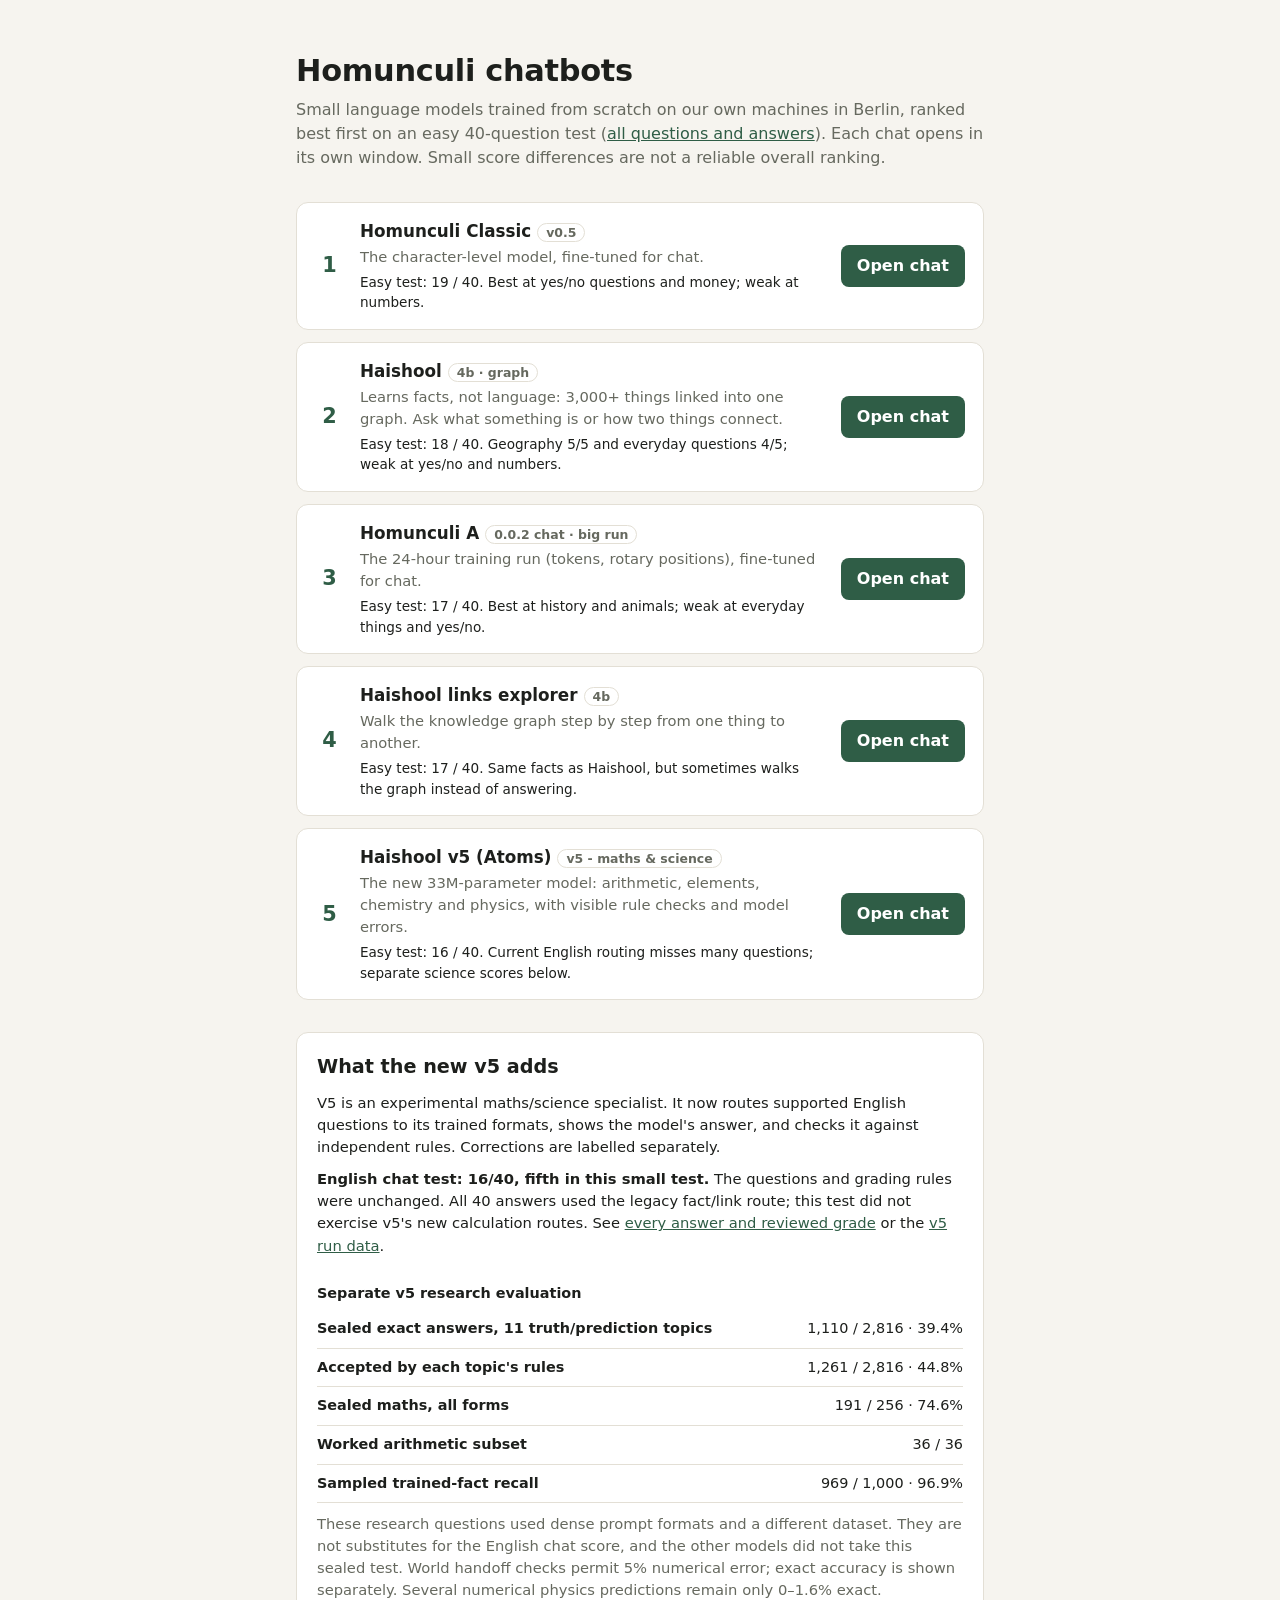
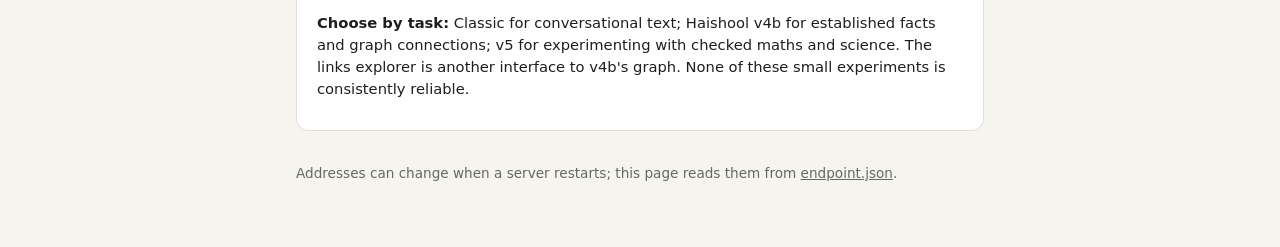
<file: index.html>
<!doctype html>
<html lang="en">
<head>
<meta charset="utf-8">
<meta name="viewport" content="width=device-width, initial-scale=1">
<title>Homunculi Chatbots</title>
<meta name="description" content="Every Homunculi and Haishool chatbot, one link each.">
<style>
  :root {
    --bg: #f6f4ef; --card: #ffffff; --ink: #1d1f1c; --muted: #66695f;
    --line: #e3dfd5; --accent: #2f5d46; --accent-ink: #ffffff; --soon: #a0a39a;
  }
  @media (prefers-color-scheme: dark) {
    :root:not([data-theme="light"]) {
      --bg: #151715; --card: #1e211e; --ink: #ecebe6; --muted: #a3a69c;
      --line: #2e322d; --accent: #7fbf9a; --accent-ink: #10140f; --soon: #5d6159;
    }
  }
  :root[data-theme="dark"] {
    --bg: #151715; --card: #1e211e; --ink: #ecebe6; --muted: #a3a69c;
    --line: #2e322d; --accent: #7fbf9a; --accent-ink: #10140f; --soon: #5d6159;
  }
  * { box-sizing: border-box; }
  body {
    margin: 0; background: var(--bg); color: var(--ink);
    font: 16px/1.5 system-ui, -apple-system, "Segoe UI", sans-serif;
  }
  main { max-width: 720px; margin: 0 auto; padding: 48px 16px 64px; }
  h1 { font-size: 1.9rem; margin: 0 0 4px; letter-spacing: -0.01em; }
  .lead { color: var(--muted); margin: 0 0 32px; }
  ul { list-style: none; padding: 0; margin: 0; display: grid; gap: 12px; }
  li {
    background: var(--card); border: 1px solid var(--line); border-radius: 12px;
    padding: 16px 18px; display: flex; gap: 16px; align-items: center;
  }
  .text { flex: 1; min-width: 0; }
  .name { font-weight: 600; font-size: 1.05rem; }
  .tag { font-size: 0.78rem; color: var(--muted); border: 1px solid var(--line);
         border-radius: 999px; padding: 1px 8px; margin-left: 6px; white-space: nowrap; }
  .rank { flex: none; width: 2ch; font-weight: 700; font-size: 1.3rem; color: var(--accent); font-variant-numeric: tabular-nums; text-align: center; }
  .score { font-size: 0.85rem; margin-top: 4px; }
  .lead a { color: var(--accent); }
  .comparison { margin-top: 32px; padding: 20px; background: var(--card); border: 1px solid var(--line); border-radius: 12px; }
  .comparison h2 { margin: 0 0 10px; font-size: 1.2rem; }
  .comparison p { margin: 10px 0; font-size: .92rem; }
  .comparison a { color: var(--accent); }
  .measures { width: 100%; border-collapse: collapse; font-size: .9rem; font-variant-numeric: tabular-nums; }
  .measures th, .measures td { padding: 8px 0; border-bottom: 1px solid var(--line); text-align: left; }
  .measures td { text-align: right; white-space: nowrap; }
  .note { color: var(--muted); }
  .desc { color: var(--muted); font-size: 0.92rem; margin-top: 2px; }
  a.open {
    flex: none; background: var(--accent); color: var(--accent-ink); text-decoration: none;
    font-weight: 600; padding: 9px 16px; border-radius: 8px; white-space: nowrap;
  }
  a.open:hover { filter: brightness(1.08); }
  a.open:focus-visible { outline: 3px solid var(--ink); outline-offset: 2px; }
  span.open { flex: none; color: var(--soon); font-weight: 600; padding: 9px 4px; white-space: nowrap; }
  footer { margin-top: 32px; color: var(--muted); font-size: 0.85rem; }
  footer a { color: inherit; }
  @media (max-width: 480px) {
    li { flex-direction: column; align-items: stretch; }
    a.open { text-align: center; }
    .rank { text-align: left; }
  }
</style>
</head>
<body>
<main>
  <h1>Homunculi chatbots</h1>
  <p class="lead">Small language models trained from scratch on our own machines in Berlin, ranked best first on an easy 40-question test (<a href="benchmark.html">all questions and answers</a>). Each chat opens in its own window. Small score differences are not a reliable overall ranking.</p>
  <ul id="bots"></ul>
  <section class="comparison" aria-labelledby="comparison-title">
    <h2 id="comparison-title">What the new v5 adds</h2>
    <p>V5 is an experimental maths/science specialist. It now routes supported English questions to its trained formats, shows the model's answer, and checks it against independent rules. Corrections are labelled separately.</p>
    <p><strong>English chat test: 16/40, fifth in this small test.</strong> The questions and grading rules were unchanged. All 40 answers used the legacy fact/link route; this test did not exercise v5's new calculation routes. See <a href="benchmark.html">every answer and reviewed grade</a> or the <a href="benchmark-v5.json">v5 run data</a>.</p>
    <table class="measures">
      <caption style="text-align:left;margin:16px 0 6px;font-weight:600">Separate v5 research evaluation</caption>
      <tbody>
        <tr><th scope="row">Sealed exact answers, 11 truth/prediction topics</th><td>1,110 / 2,816 · 39.4%</td></tr>
        <tr><th scope="row">Accepted by each topic's rules</th><td>1,261 / 2,816 · 44.8%</td></tr>
        <tr><th scope="row">Sealed maths, all forms</th><td>191 / 256 · 74.6%</td></tr>
        <tr><th scope="row">Worked arithmetic subset</th><td>36 / 36</td></tr>
        <tr><th scope="row">Sampled trained-fact recall</th><td>969 / 1,000 · 96.9%</td></tr>
      </tbody>
    </table>
    <p class="note">These research questions used dense prompt formats and a different dataset. They are not substitutes for the English chat score, and the other models did not take this sealed test. World handoff checks permit 5% numerical error; exact accuracy is shown separately. Several numerical physics predictions remain only 0–1.6% exact.</p>
    <p><strong>Choose by task:</strong> Classic for conversational text; Haishool v4b for established facts and graph connections; v5 for experimenting with checked maths and science. The links explorer is another interface to v4b's graph. None of these small experiments is consistently reliable.</p>
  </section>
  <footer>Addresses can change when a server restarts; this page reads them from <a href="endpoint.json">endpoint.json</a>.</footer>
</main>
<script>
// Fallback list; endpoint.json "bots" replaces it when it loads.
var BOTS = [
  {
    "id": "classic",
    "rank": 1,
    "name": "Homunculi Classic",
    "tag": "v0.5",
    "score": "Easy test: 19 / 40. Best at yes/no questions and money; weak at numbers.",
    "desc": "The character-level model, fine-tuned for chat.",
    "url": "https://handling-tumor-internship-chrome.trycloudflare.com/chat?model=old"
  },
  {
    "id": "haishool",
    "rank": 2,
    "name": "Haishool",
    "tag": "4b \u00b7 graph",
    "score": "Easy test: 18 / 40. Geography 5/5 and everyday questions 4/5; weak at yes/no and numbers.",
    "desc": "Learns facts, not language: 3,000+ things linked into one graph. Ask what something is or how two things connect.",
    "url": "https://enderpeer.github.io/haishool/chat.html"
  },
  {
    "id": "a002",
    "rank": 3,
    "name": "Homunculi A",
    "tag": "0.0.2 chat \u00b7 big run",
    "score": "Easy test: 17 / 40. Best at history and animals; weak at everyday things and yes/no.",
    "desc": "The 24-hour training run (tokens, rotary positions), fine-tuned for chat.",
    "url": "https://handling-tumor-internship-chrome.trycloudflare.com/chat?model=new"
  },
  {
    "id": "haishool-links",
    "rank": 4,
    "name": "Haishool links explorer",
    "tag": "4b",
    "score": "Easy test: 17 / 40. Same facts as Haishool, but sometimes walks the graph instead of answering.",
    "desc": "Walk the knowledge graph step by step from one thing to another.",
    "url": "https://enderpeer.github.io/haishool/hops.html"
  },
  {
    "id": "atoms",
    "name": "Haishool v5 (Atoms)",
    "tag": "v5 - maths & science",
    "score": "Easy test: 16 / 40. Current English routing misses many questions; separate science scores below.",
    "desc": "The new 33M-parameter model: arithmetic, elements, chemistry and physics, with visible rule checks and model errors.",
    "url": "https://crawford-earn-function-concern.trycloudflare.com/",
    "rank": 5
  }
];

function render(bots) {
  var list = document.getElementById("bots");
  list.textContent = "";
  bots.forEach(function (b) {
    var li = document.createElement("li");
    var rank = document.createElement("div");
    rank.className = "rank";
    rank.textContent = b.rank ? String(b.rank) : "–";
    li.appendChild(rank);
    var text = document.createElement("div");
    text.className = "text";
    var name = document.createElement("div");
    name.className = "name";
    name.textContent = b.name;
    if (b.tag) {
      var tag = document.createElement("span");
      tag.className = "tag";
      tag.textContent = b.tag;
      name.appendChild(tag);
    }
    var desc = document.createElement("div");
    desc.className = "desc";
    desc.textContent = b.desc || "";
    text.appendChild(name);
    text.appendChild(desc);
    if (b.score) {
      var score = document.createElement("div");
      score.className = "score";
      score.textContent = b.score;
      text.appendChild(score);
    }
    li.appendChild(text);
    var ok = typeof b.url === "string" && /^https?:\/\//.test(b.url);
    var btn = document.createElement(ok ? "a" : "span");
    btn.className = "open";
    if (ok) {
      btn.href = b.url;
      btn.target = "chat-" + b.id;   // one window per bot
      btn.rel = "noopener";
      btn.textContent = "Open chat";
    } else {
      btn.textContent = "Soon";
    }
    li.appendChild(btn);
    list.appendChild(li);
  });
}

render(BOTS);
fetch("endpoint.json", { cache: "no-store" })
  .then(function (r) { return r.ok ? r.json() : null; })
  .then(function (j) { if (j && Array.isArray(j.bots) && j.bots.length) render(j.bots); })
  .catch(function () {});
</script>
</body>
</html>
</file>
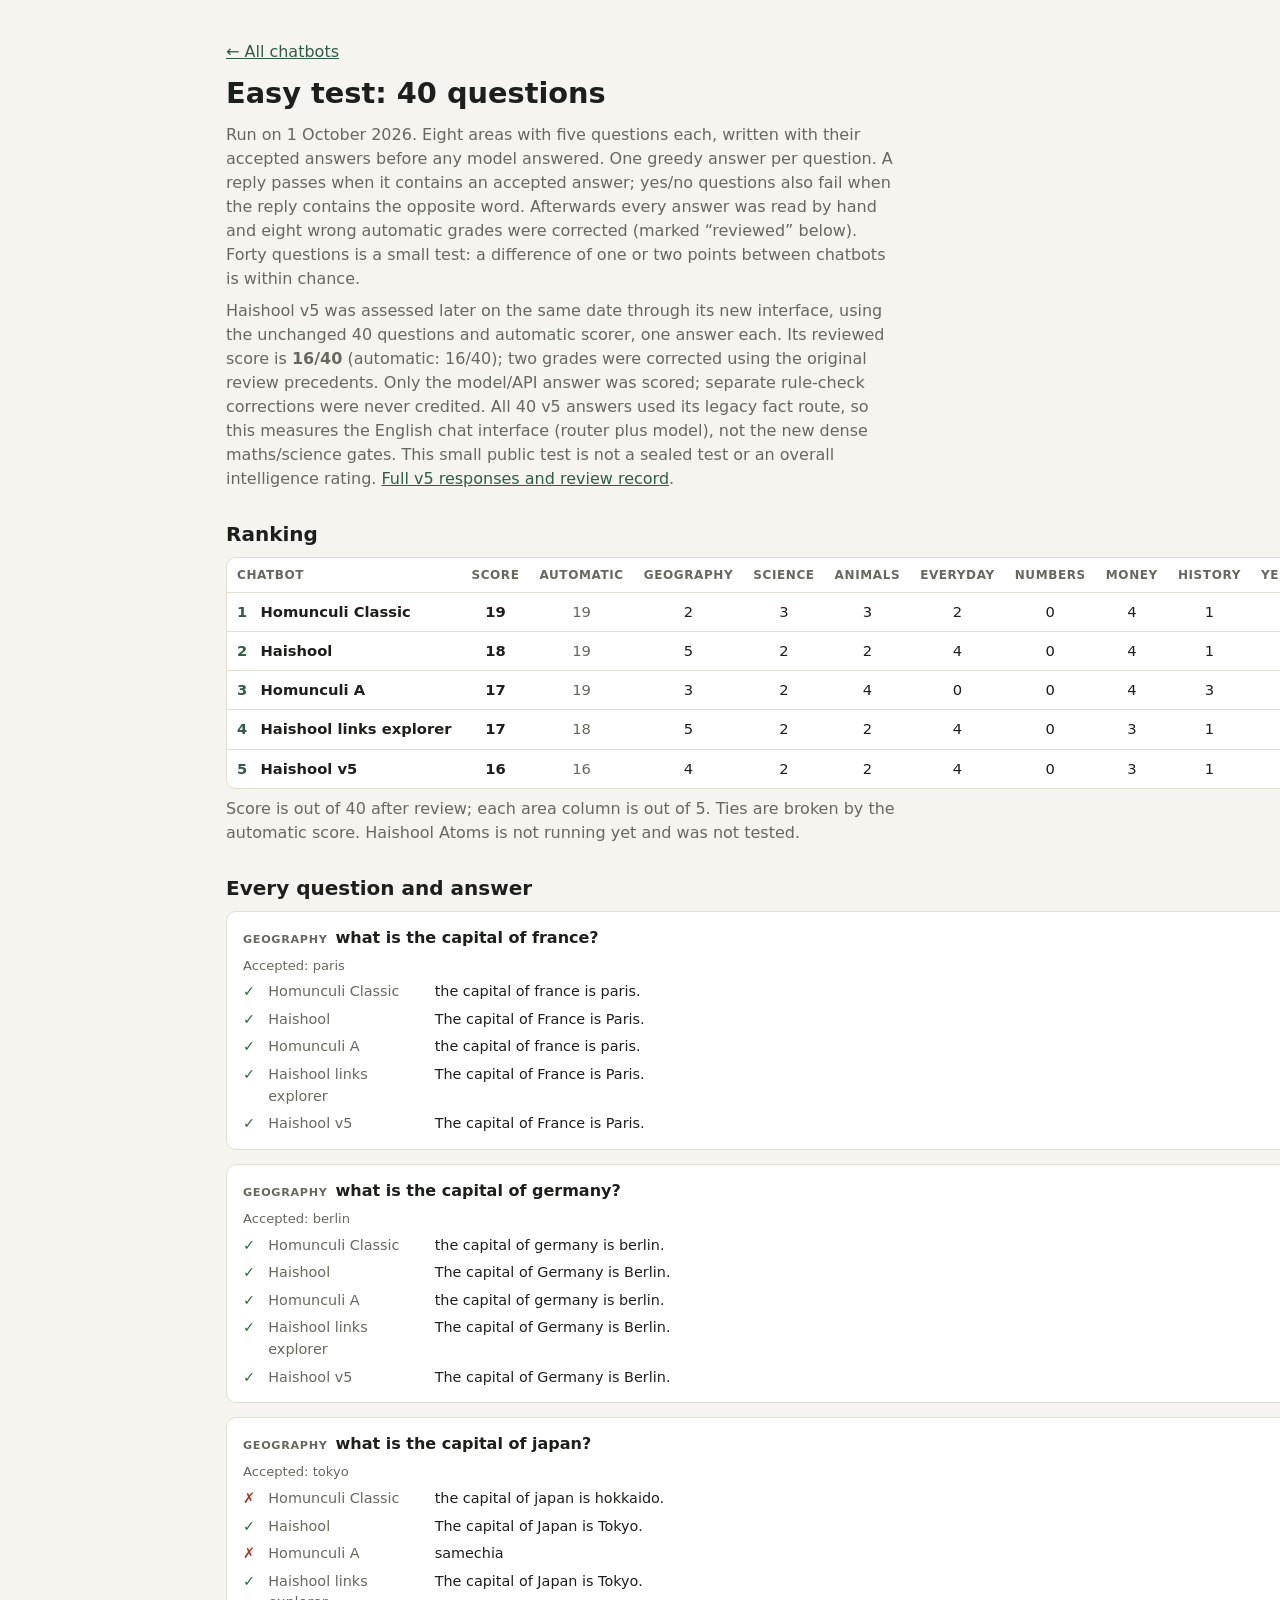
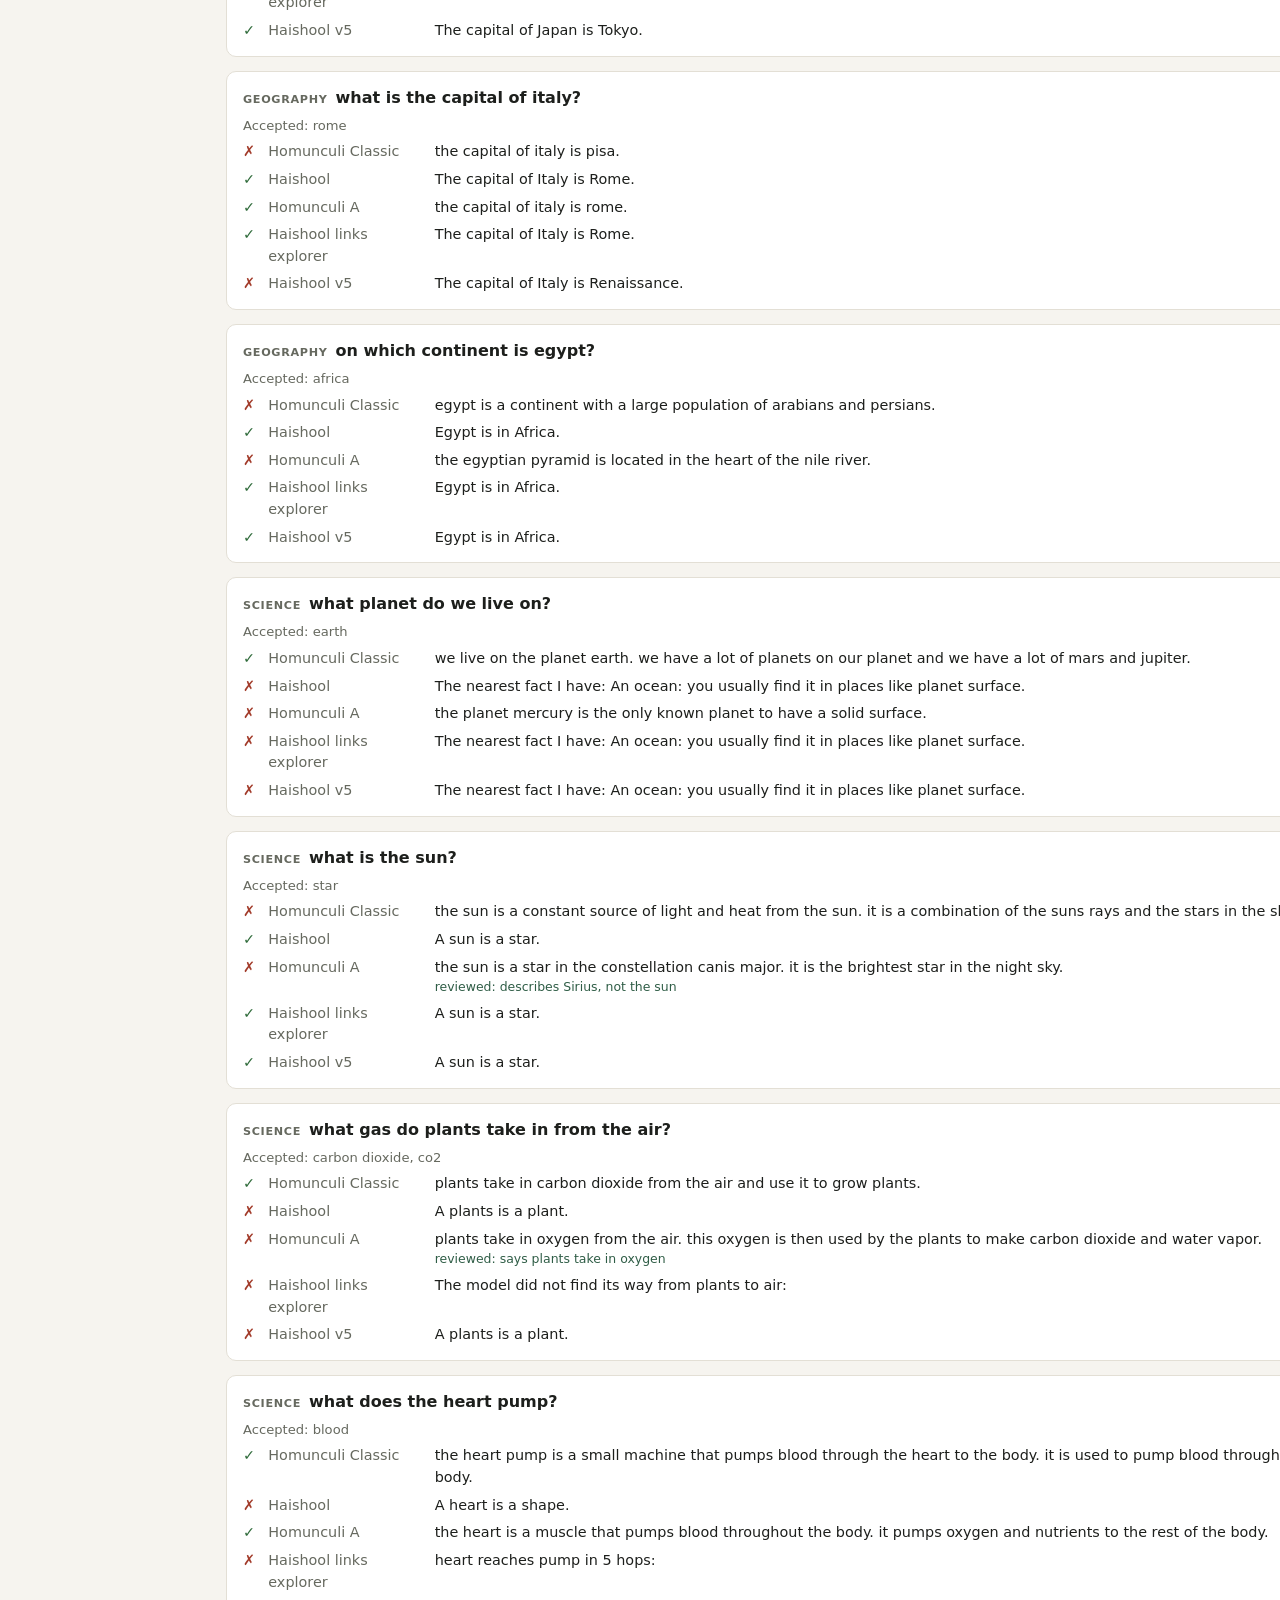
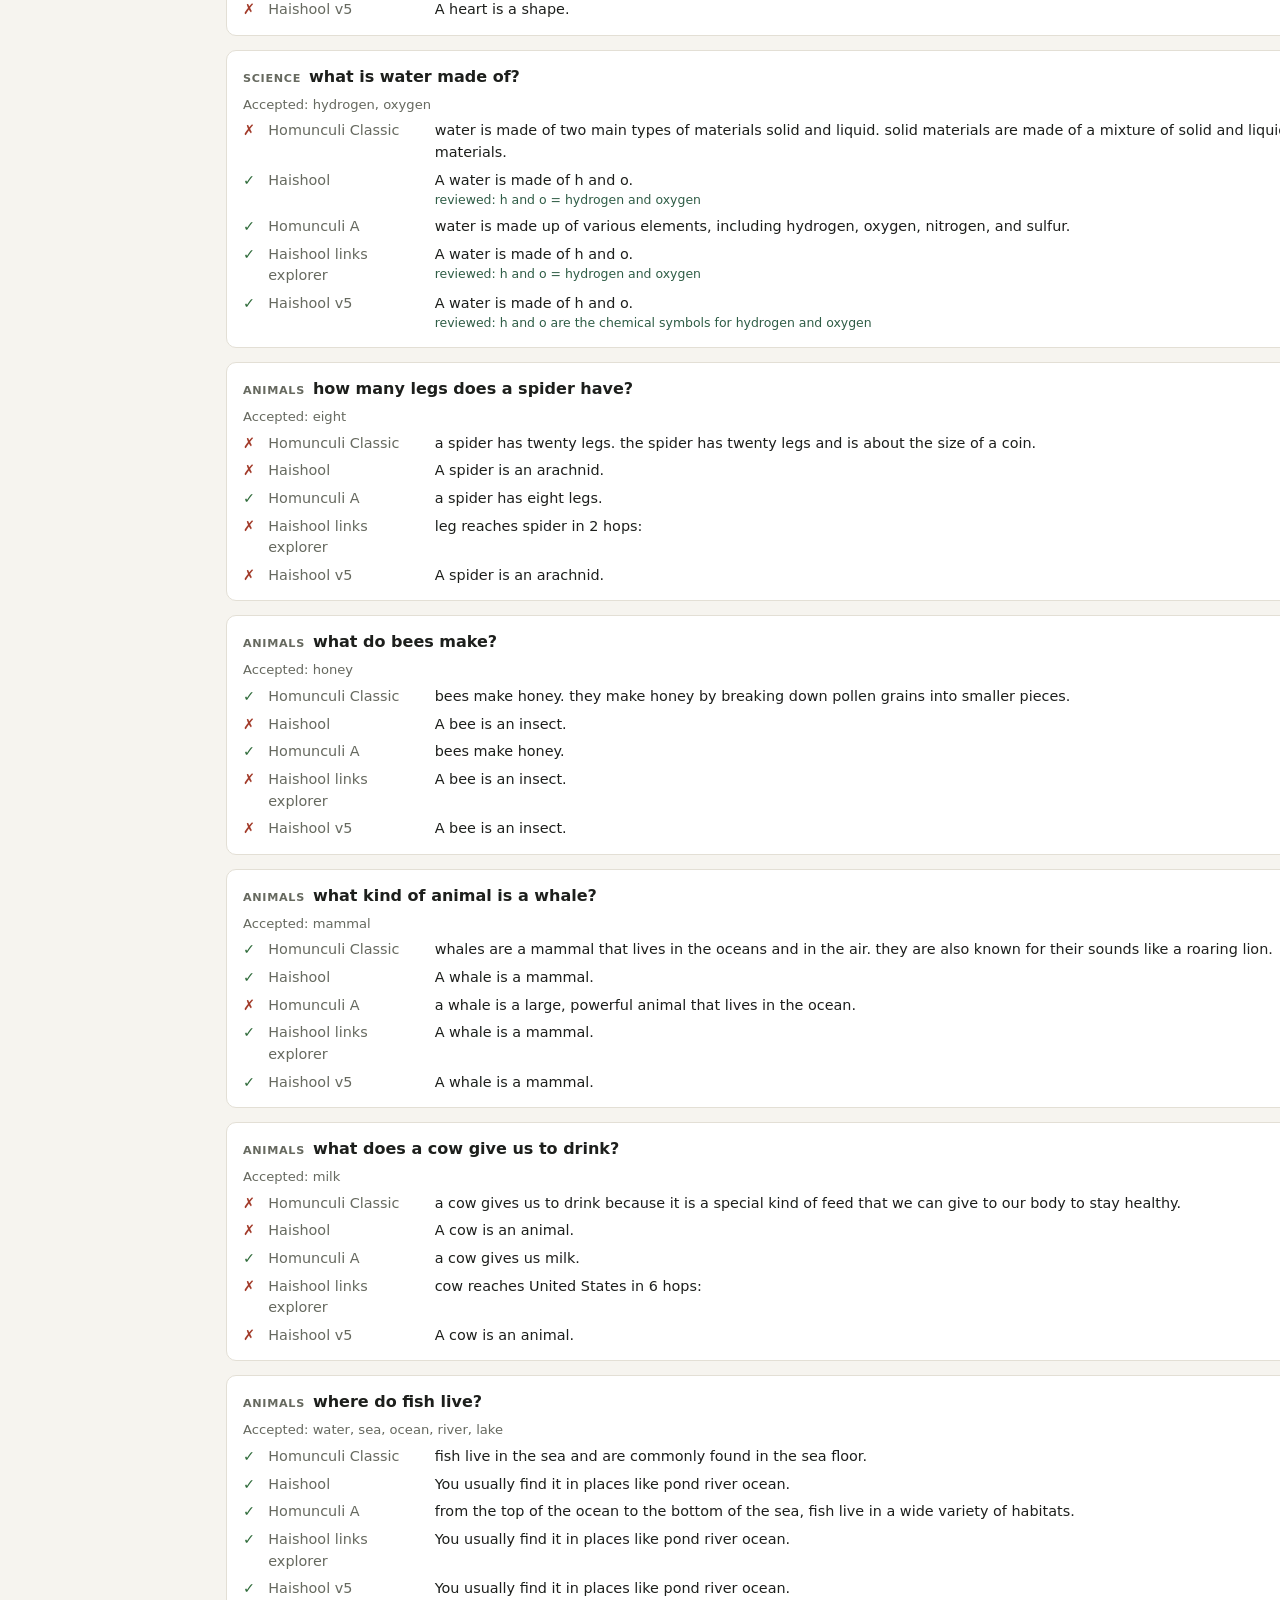
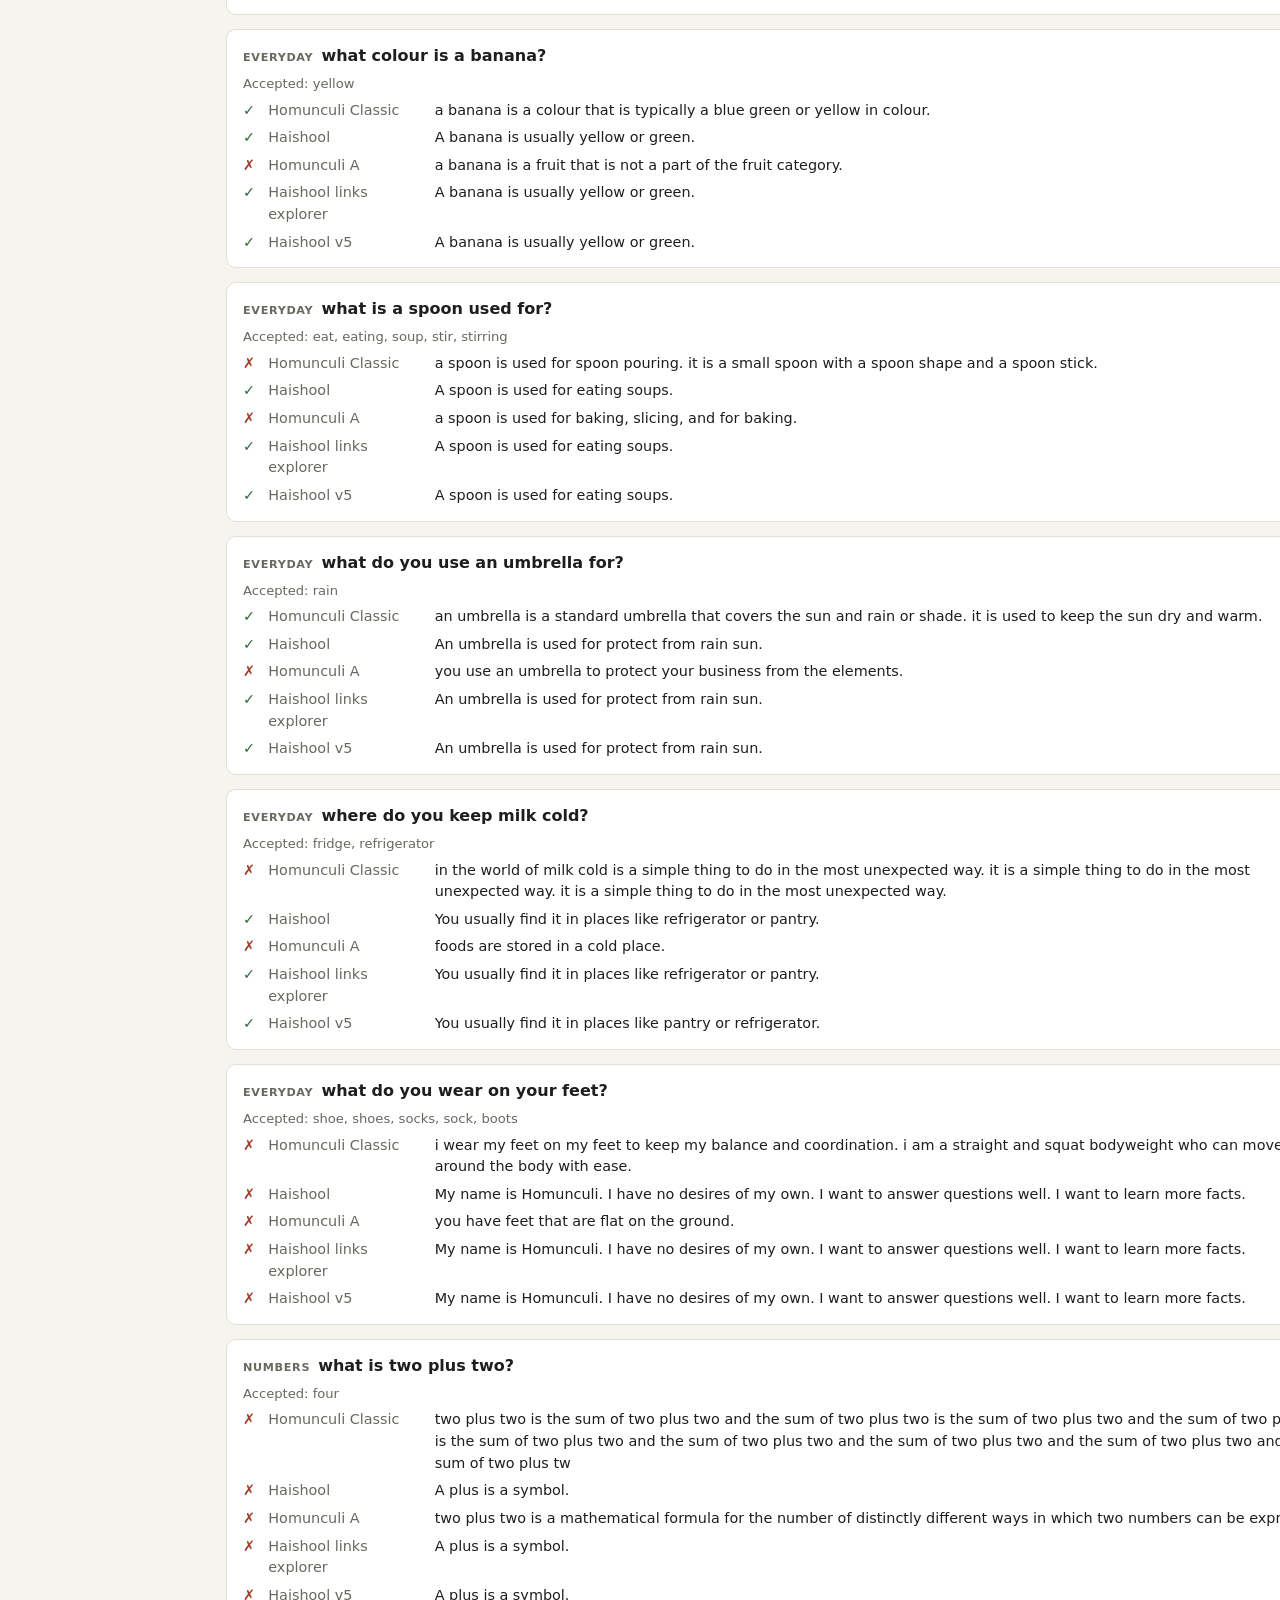
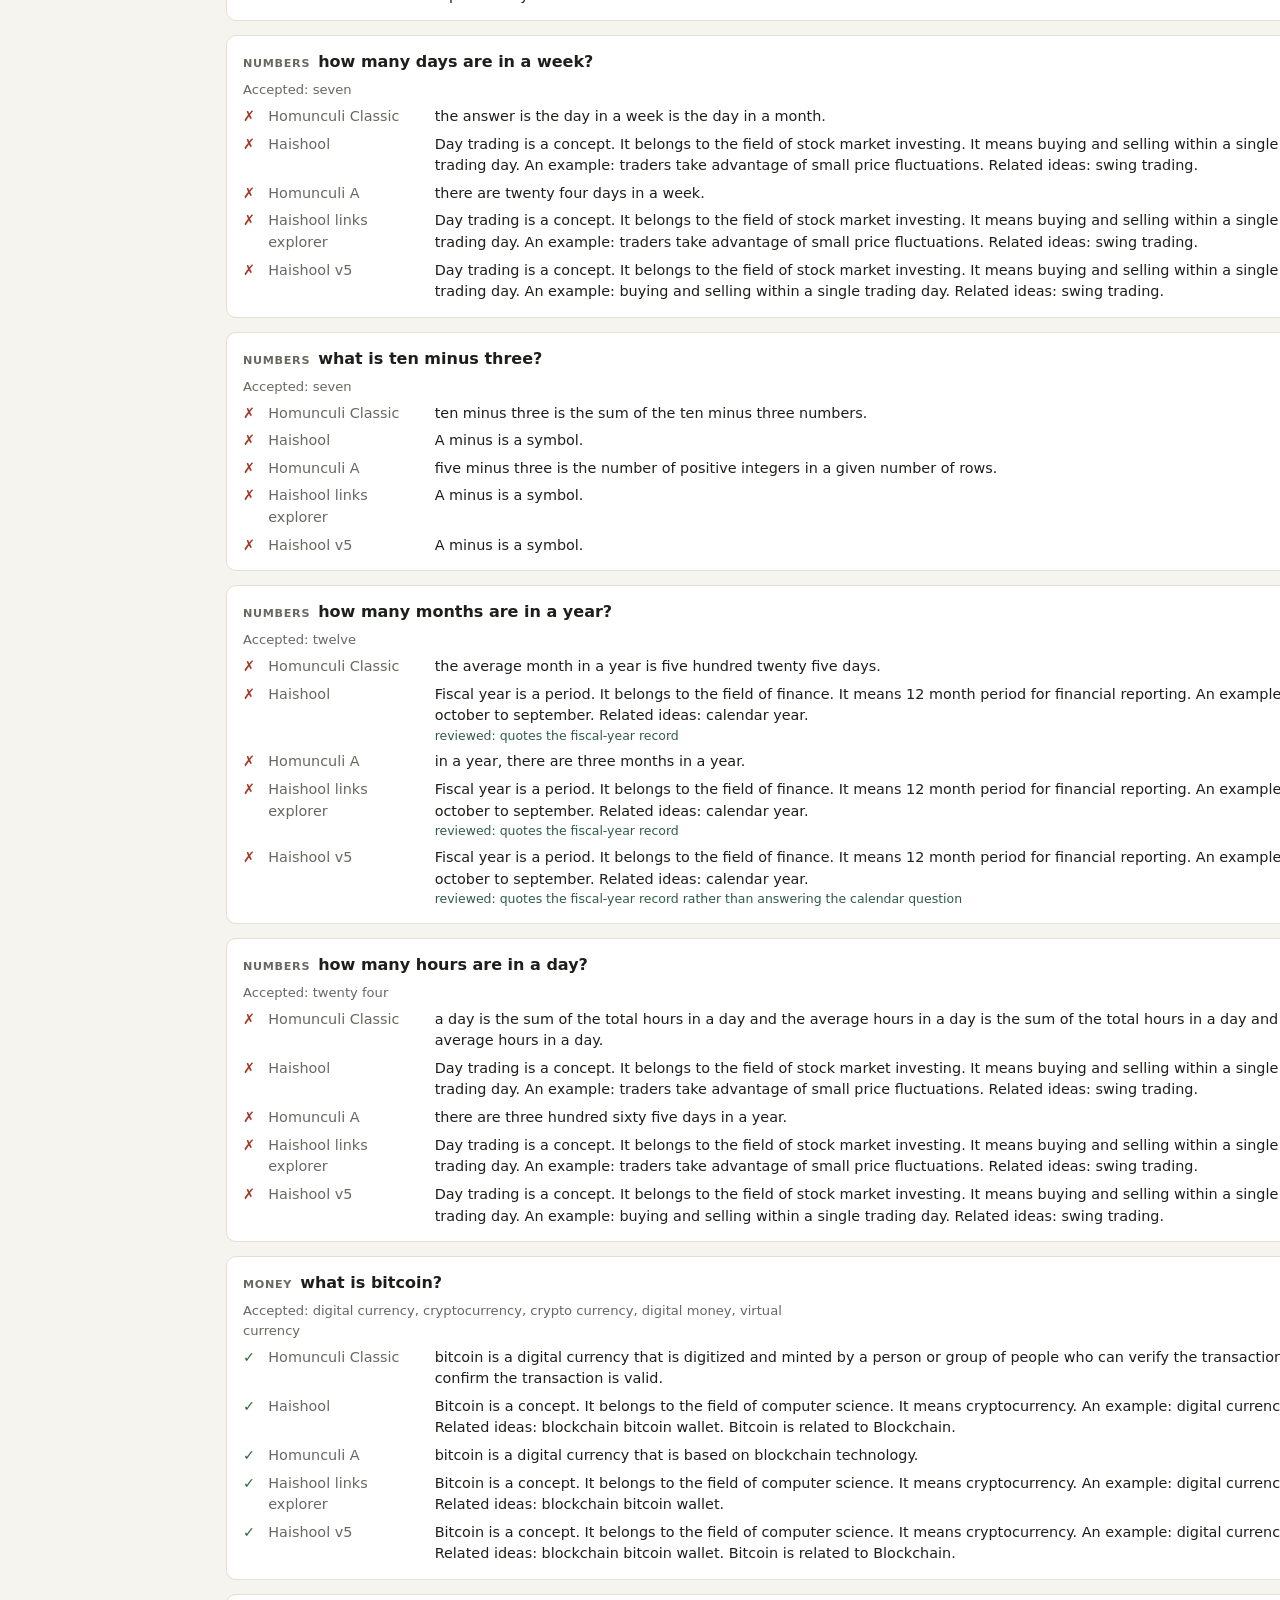
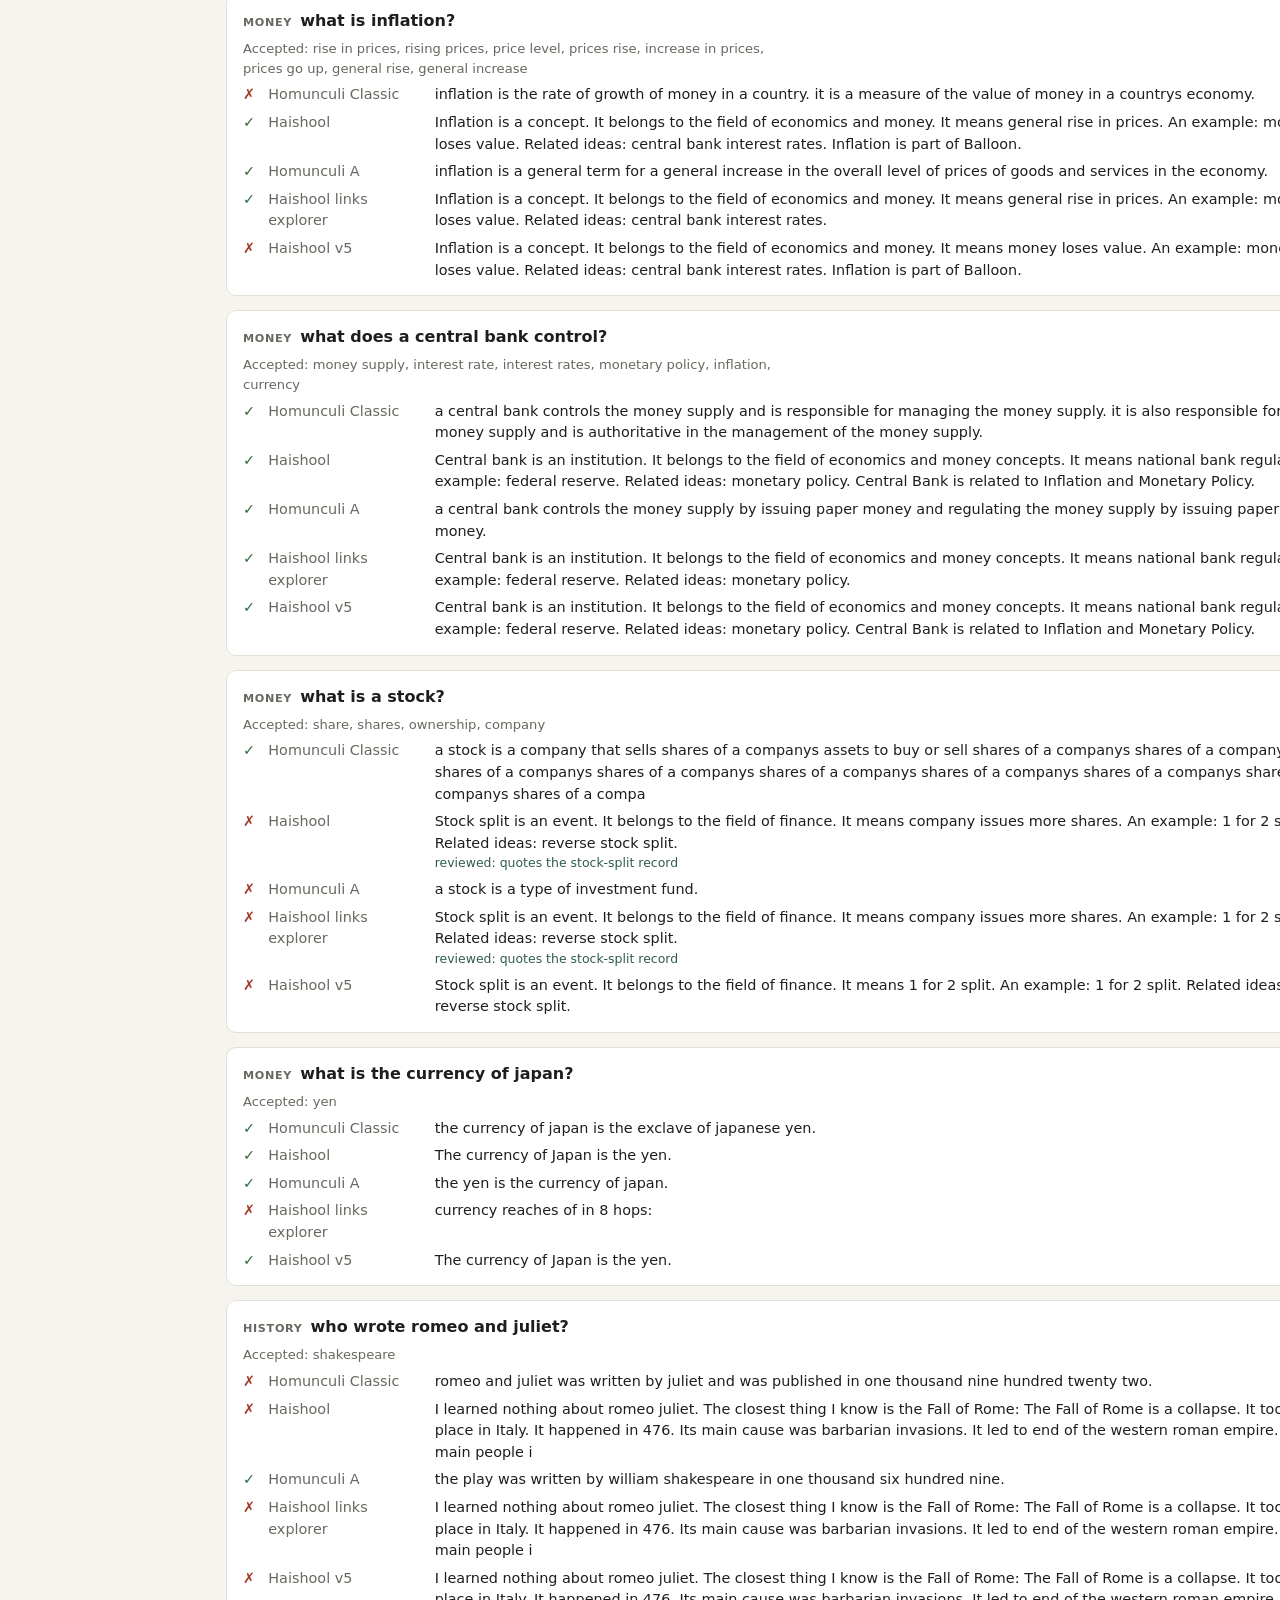
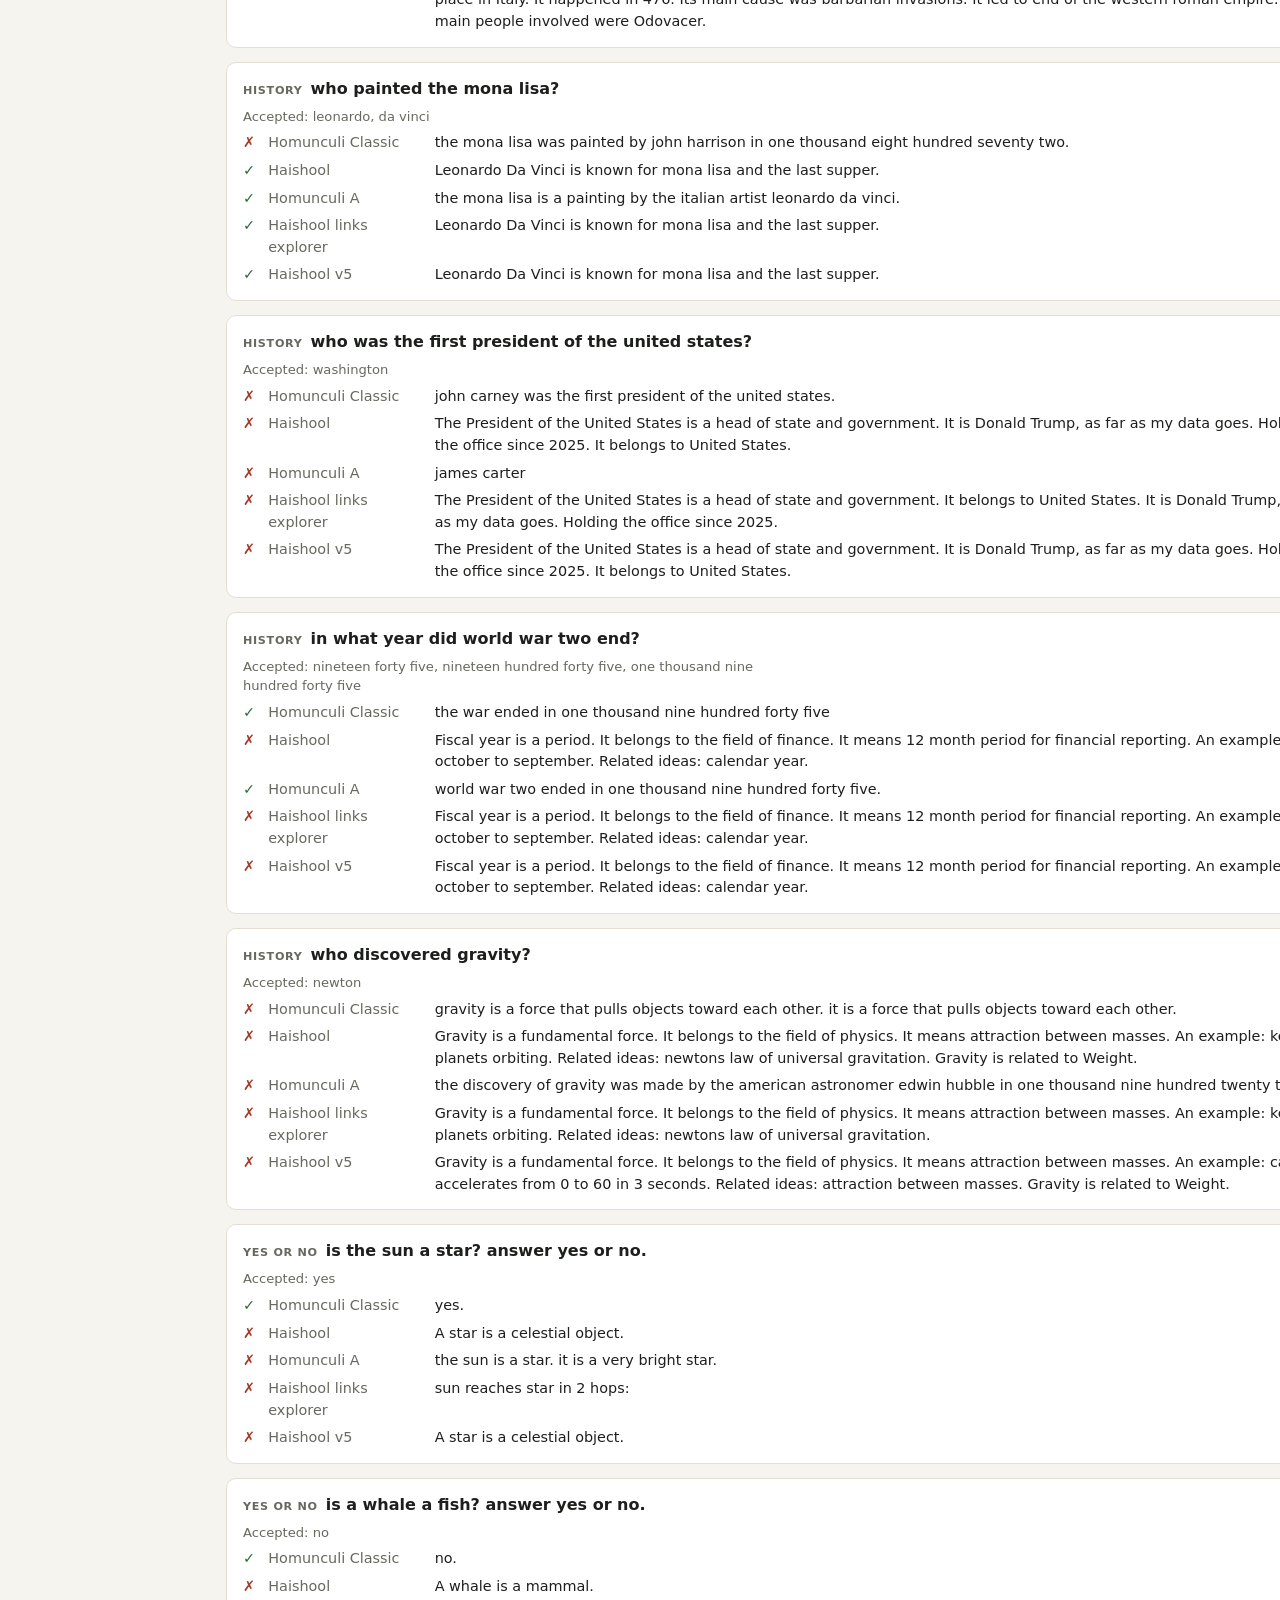
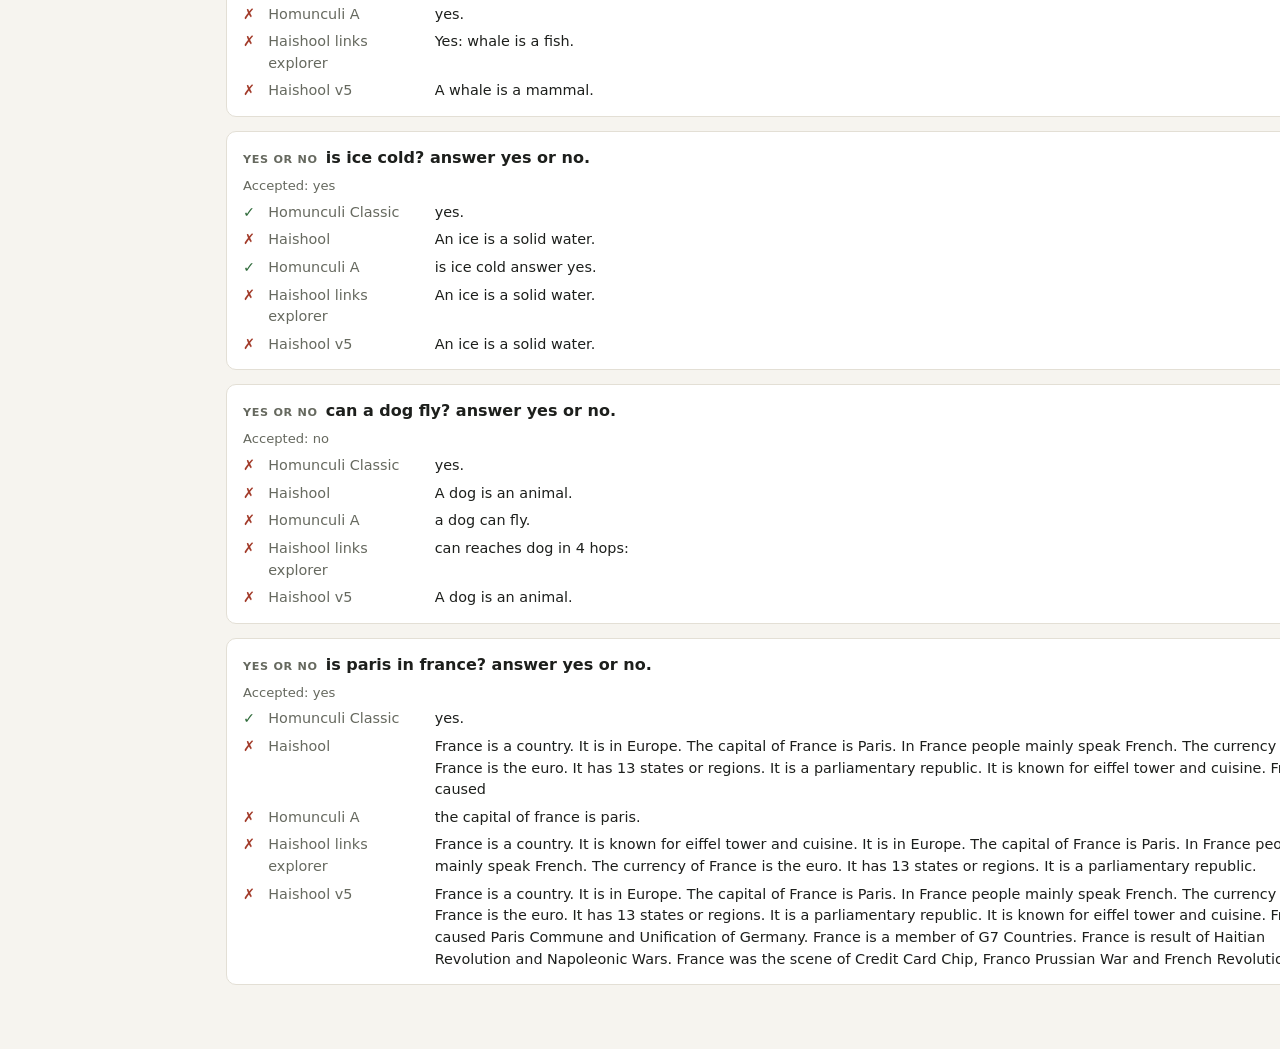
<file: benchmark.html>
<!doctype html>
<html lang="en">
<head>
<meta charset="utf-8">
<meta name="viewport" content="width=device-width, initial-scale=1">
<title>Homunculi Easy Test</title>
<style>
  :root { --bg: #f6f4ef; --card: #ffffff; --ink: #1d1f1c; --muted: #66695f; --line: #e3dfd5; --accent: #2f5d46; --ok: #2f6b3a; --no: #a23b2a; }
  @media (prefers-color-scheme: dark) { :root:not([data-theme="light"]) { --bg: #151715; --card: #1e211e; --ink: #ecebe6; --muted: #a3a69c; --line: #2e322d; --accent: #7fbf9a; --ok: #8fd19e; --no: #f0907e; } }
  :root[data-theme="dark"] { --bg: #151715; --card: #1e211e; --ink: #ecebe6; --muted: #a3a69c; --line: #2e322d; --accent: #7fbf9a; --ok: #8fd19e; --no: #f0907e; }
  * { box-sizing: border-box; }
  body { margin: 0; background: var(--bg); color: var(--ink); font: 16px/1.5 system-ui, -apple-system, "Segoe UI", sans-serif; }
  main { max-width: 860px; margin: 0 auto; padding: 40px 16px 64px; display: grid; gap: 28px; }
  h1 { font-size: 1.8rem; margin: 0; } h2 { font-size: 1.25rem; margin: 0 0 8px; }
  p { margin: 0; max-width: 66ch; } .muted { color: var(--muted); }
  a { color: var(--accent); }
  .table { overflow-x: auto; background: var(--card); border: 1px solid var(--line); border-radius: 10px; }
  table { border-collapse: collapse; width: 100%; font-variant-numeric: tabular-nums; font-size: .92rem; }
  th, td { padding: 8px 10px; border-bottom: 1px solid var(--line); text-align: center; white-space: nowrap; }
  thead th { font-size: .75rem; text-transform: uppercase; letter-spacing: .05em; color: var(--muted); font-weight: 600; }
  tbody th { text-align: left; font-weight: 600; }
  tbody tr:last-child th, tbody tr:last-child td { border-bottom: 0; }
  .rk { display: inline-block; width: 1.6em; color: var(--accent); font-weight: 700; }
  .tot { font-weight: 700; } .raw { color: var(--muted); }
  .items { display: grid; gap: 14px; }
  .item { background: var(--card); border: 1px solid var(--line); border-radius: 10px; padding: 14px 16px; display: grid; gap: 6px; }
  .item h3 { margin: 0; font-size: 1rem; }
  .area { font-size: .7rem; text-transform: uppercase; letter-spacing: .06em; color: var(--muted); font-weight: 600; margin-right: 8px; }
  .acc { font-size: .82rem; color: var(--muted); }
  .ans { display: grid; grid-template-columns: 1.2em 11em 1fr; gap: 8px; font-size: .9rem; align-items: baseline; }
  .ans .mark { font-weight: 700; } .ok .mark { color: var(--ok); } .no .mark { color: var(--no); }
  .bot { color: var(--muted); } .rep { min-width: 0; overflow-wrap: anywhere; }
  .why { display: block; font-size: .78rem; color: var(--accent); }
  @media (max-width: 560px) { .ans { grid-template-columns: 1.2em 1fr; } .ans .rep { grid-column: 2; } }
</style>
</head>
<body>
<main>
<header style="display:grid;gap:8px">
<p><a href="./">← All chatbots</a></p>
<h1>Easy test: 40 questions</h1>
<p class="muted">Run on 1 October 2026. Eight areas with five questions each, written with their accepted answers before any model answered. One greedy answer per question. A reply passes when it contains an accepted answer; yes/no questions also fail when the reply contains the opposite word. Afterwards every answer was read by hand and eight wrong automatic grades were corrected (marked “reviewed” below). Forty questions is a small test: a difference of one or two points between chatbots is within chance.</p>
<p class="muted">Haishool v5 was assessed later on the same date through its new interface, using the unchanged 40 questions and automatic scorer, one answer each. Its reviewed score is <strong>16/40</strong> (automatic: 16/40); two grades were corrected using the original review precedents. Only the model/API answer was scored; separate rule-check corrections were never credited. All 40 v5 answers used its legacy fact route, so this measures the English chat interface (router plus model), not the new dense maths/science gates. This small public test is not a sealed test or an overall intelligence rating. <a href="benchmark-v5.json">Full v5 responses and review record</a>.</p>
</header>
<section><h2>Ranking</h2>
<div class="table"><table>
<thead><tr><th scope="col" style="text-align:left">Chatbot</th><th scope="col">Score</th><th scope="col">Automatic</th><th scope='col'>geography</th><th scope='col'>science</th><th scope='col'>animals</th><th scope='col'>everyday</th><th scope='col'>numbers</th><th scope='col'>money</th><th scope='col'>history</th><th scope='col'>yes or no</th></tr></thead>
<tbody><tr><th scope='row'><span class='rk'>1</span>Homunculi Classic</th><td class='tot'>19</td><td class='raw'>19</td><td>2</td><td>3</td><td>3</td><td>2</td><td>0</td><td>4</td><td>1</td><td>4</td></tr><tr><th scope='row'><span class='rk'>2</span>Haishool</th><td class='tot'>18</td><td class='raw'>19</td><td>5</td><td>2</td><td>2</td><td>4</td><td>0</td><td>4</td><td>1</td><td>0</td></tr><tr><th scope='row'><span class='rk'>3</span>Homunculi A</th><td class='tot'>17</td><td class='raw'>19</td><td>3</td><td>2</td><td>4</td><td>0</td><td>0</td><td>4</td><td>3</td><td>1</td></tr><tr><th scope='row'><span class='rk'>4</span>Haishool links explorer</th><td class='tot'>17</td><td class='raw'>18</td><td>5</td><td>2</td><td>2</td><td>4</td><td>0</td><td>3</td><td>1</td><td>0</td></tr><tr><th scope='row'><span class='rk'>5</span>Haishool v5</th><td class='tot'>16</td><td class='raw'>16</td><td>4</td><td>2</td><td>2</td><td>4</td><td>0</td><td>3</td><td>1</td><td>0</td></tr></tbody></table></div>
<p class="muted" style="margin-top:8px">Score is out of 40 after review; each area column is out of 5. Ties are broken by the automatic score. Haishool Atoms is not running yet and was not tested.</p>
</section>
<section><h2>Every question and answer</h2><div class="items"><section class='item'><h3><span class='area'>geography</span>what is the capital of france?</h3><p class='acc'>Accepted: paris</p><div class='ans ok'><span class='mark'>✓</span><span class='bot'>Homunculi Classic</span><span class='rep'>the capital of france is paris.</span></div><div class='ans ok'><span class='mark'>✓</span><span class='bot'>Haishool</span><span class='rep'>The capital of France is Paris.</span></div><div class='ans ok'><span class='mark'>✓</span><span class='bot'>Homunculi A</span><span class='rep'>the capital of france is paris.</span></div><div class='ans ok'><span class='mark'>✓</span><span class='bot'>Haishool links explorer</span><span class='rep'>The capital of France is Paris.</span></div><div class="ans ok"><span class="mark">&#10003;</span><span class="bot">Haishool v5</span><span class="rep">The capital of France is Paris.</span></div></section><section class='item'><h3><span class='area'>geography</span>what is the capital of germany?</h3><p class='acc'>Accepted: berlin</p><div class='ans ok'><span class='mark'>✓</span><span class='bot'>Homunculi Classic</span><span class='rep'>the capital of germany is berlin.</span></div><div class='ans ok'><span class='mark'>✓</span><span class='bot'>Haishool</span><span class='rep'>The capital of Germany is Berlin.</span></div><div class='ans ok'><span class='mark'>✓</span><span class='bot'>Homunculi A</span><span class='rep'>the capital of germany is berlin.</span></div><div class='ans ok'><span class='mark'>✓</span><span class='bot'>Haishool links explorer</span><span class='rep'>The capital of Germany is Berlin.</span></div><div class="ans ok"><span class="mark">&#10003;</span><span class="bot">Haishool v5</span><span class="rep">The capital of Germany is Berlin.</span></div></section><section class='item'><h3><span class='area'>geography</span>what is the capital of japan?</h3><p class='acc'>Accepted: tokyo</p><div class='ans no'><span class='mark'>✗</span><span class='bot'>Homunculi Classic</span><span class='rep'>the capital of japan is hokkaido.</span></div><div class='ans ok'><span class='mark'>✓</span><span class='bot'>Haishool</span><span class='rep'>The capital of Japan is Tokyo.</span></div><div class='ans no'><span class='mark'>✗</span><span class='bot'>Homunculi A</span><span class='rep'>samechia</span></div><div class='ans ok'><span class='mark'>✓</span><span class='bot'>Haishool links explorer</span><span class='rep'>The capital of Japan is Tokyo.</span></div><div class="ans ok"><span class="mark">&#10003;</span><span class="bot">Haishool v5</span><span class="rep">The capital of Japan is Tokyo.</span></div></section><section class='item'><h3><span class='area'>geography</span>what is the capital of italy?</h3><p class='acc'>Accepted: rome</p><div class='ans no'><span class='mark'>✗</span><span class='bot'>Homunculi Classic</span><span class='rep'>the capital of italy is pisa.</span></div><div class='ans ok'><span class='mark'>✓</span><span class='bot'>Haishool</span><span class='rep'>The capital of Italy is Rome.</span></div><div class='ans ok'><span class='mark'>✓</span><span class='bot'>Homunculi A</span><span class='rep'>the capital of italy is rome.</span></div><div class='ans ok'><span class='mark'>✓</span><span class='bot'>Haishool links explorer</span><span class='rep'>The capital of Italy is Rome.</span></div><div class="ans no"><span class="mark">&#10007;</span><span class="bot">Haishool v5</span><span class="rep">The capital of Italy is Renaissance.</span></div></section><section class='item'><h3><span class='area'>geography</span>on which continent is egypt?</h3><p class='acc'>Accepted: africa</p><div class='ans no'><span class='mark'>✗</span><span class='bot'>Homunculi Classic</span><span class='rep'>egypt is a continent with a large population of arabians and persians.</span></div><div class='ans ok'><span class='mark'>✓</span><span class='bot'>Haishool</span><span class='rep'>Egypt is in Africa.</span></div><div class='ans no'><span class='mark'>✗</span><span class='bot'>Homunculi A</span><span class='rep'>the egyptian pyramid is located in the heart of the nile river.</span></div><div class='ans ok'><span class='mark'>✓</span><span class='bot'>Haishool links explorer</span><span class='rep'>Egypt is in Africa.</span></div><div class="ans ok"><span class="mark">&#10003;</span><span class="bot">Haishool v5</span><span class="rep">Egypt is in Africa.</span></div></section><section class='item'><h3><span class='area'>science</span>what planet do we live on?</h3><p class='acc'>Accepted: earth</p><div class='ans ok'><span class='mark'>✓</span><span class='bot'>Homunculi Classic</span><span class='rep'>we live on the planet earth. we have a lot of planets on our planet and we have a lot of mars and jupiter.</span></div><div class='ans no'><span class='mark'>✗</span><span class='bot'>Haishool</span><span class='rep'>The nearest fact I have: An ocean: you usually find it in places like planet surface.</span></div><div class='ans no'><span class='mark'>✗</span><span class='bot'>Homunculi A</span><span class='rep'>the planet mercury is the only known planet to have a solid surface.</span></div><div class='ans no'><span class='mark'>✗</span><span class='bot'>Haishool links explorer</span><span class='rep'>The nearest fact I have: An ocean: you usually find it in places like planet surface.</span></div><div class="ans no"><span class="mark">&#10007;</span><span class="bot">Haishool v5</span><span class="rep">The nearest fact I have: An ocean: you usually find it in places like planet surface.</span></div></section><section class='item'><h3><span class='area'>science</span>what is the sun?</h3><p class='acc'>Accepted: star</p><div class='ans no'><span class='mark'>✗</span><span class='bot'>Homunculi Classic</span><span class='rep'>the sun is a constant source of light and heat from the sun. it is a combination of the suns rays and the stars in the sky.</span></div><div class='ans ok'><span class='mark'>✓</span><span class='bot'>Haishool</span><span class='rep'>A sun is a star.</span></div><div class='ans no'><span class='mark'>✗</span><span class='bot'>Homunculi A</span><span class='rep'>the sun is a star in the constellation canis major. it is the brightest star in the night sky.<span class='why'>reviewed: describes Sirius, not the sun</span></span></div><div class='ans ok'><span class='mark'>✓</span><span class='bot'>Haishool links explorer</span><span class='rep'>A sun is a star.</span></div><div class="ans ok"><span class="mark">&#10003;</span><span class="bot">Haishool v5</span><span class="rep">A sun is a star.</span></div></section><section class='item'><h3><span class='area'>science</span>what gas do plants take in from the air?</h3><p class='acc'>Accepted: carbon dioxide, co2</p><div class='ans ok'><span class='mark'>✓</span><span class='bot'>Homunculi Classic</span><span class='rep'>plants take in carbon dioxide from the air and use it to grow plants.</span></div><div class='ans no'><span class='mark'>✗</span><span class='bot'>Haishool</span><span class='rep'>A plants is a plant.</span></div><div class='ans no'><span class='mark'>✗</span><span class='bot'>Homunculi A</span><span class='rep'>plants take in oxygen from the air. this oxygen is then used by the plants to make carbon dioxide and water vapor.<span class='why'>reviewed: says plants take in oxygen</span></span></div><div class='ans no'><span class='mark'>✗</span><span class='bot'>Haishool links explorer</span><span class='rep'>The model did not find its way from plants to air:</span></div><div class="ans no"><span class="mark">&#10007;</span><span class="bot">Haishool v5</span><span class="rep">A plants is a plant.</span></div></section><section class='item'><h3><span class='area'>science</span>what does the heart pump?</h3><p class='acc'>Accepted: blood</p><div class='ans ok'><span class='mark'>✓</span><span class='bot'>Homunculi Classic</span><span class='rep'>the heart pump is a small machine that pumps blood through the heart to the body. it is used to pump blood throughout the body.</span></div><div class='ans no'><span class='mark'>✗</span><span class='bot'>Haishool</span><span class='rep'>A heart is a shape.</span></div><div class='ans ok'><span class='mark'>✓</span><span class='bot'>Homunculi A</span><span class='rep'>the heart is a muscle that pumps blood throughout the body. it pumps oxygen and nutrients to the rest of the body.</span></div><div class='ans no'><span class='mark'>✗</span><span class='bot'>Haishool links explorer</span><span class='rep'>heart reaches pump in 5 hops:</span></div><div class="ans no"><span class="mark">&#10007;</span><span class="bot">Haishool v5</span><span class="rep">A heart is a shape.</span></div></section><section class='item'><h3><span class='area'>science</span>what is water made of?</h3><p class='acc'>Accepted: hydrogen, oxygen</p><div class='ans no'><span class='mark'>✗</span><span class='bot'>Homunculi Classic</span><span class='rep'>water is made of two main types of materials solid and liquid. solid materials are made of a mixture of solid and liquid materials.</span></div><div class='ans ok'><span class='mark'>✓</span><span class='bot'>Haishool</span><span class='rep'>A water is made of h and o.<span class='why'>reviewed: h and o = hydrogen and oxygen</span></span></div><div class='ans ok'><span class='mark'>✓</span><span class='bot'>Homunculi A</span><span class='rep'>water is made up of various elements, including hydrogen, oxygen, nitrogen, and sulfur.</span></div><div class='ans ok'><span class='mark'>✓</span><span class='bot'>Haishool links explorer</span><span class='rep'>A water is made of h and o.<span class='why'>reviewed: h and o = hydrogen and oxygen</span></span></div><div class="ans ok"><span class="mark">&#10003;</span><span class="bot">Haishool v5</span><span class="rep">A water is made of h and o.<span class="why">reviewed: h and o are the chemical symbols for hydrogen and oxygen</span></span></div></section><section class='item'><h3><span class='area'>animals</span>how many legs does a spider have?</h3><p class='acc'>Accepted: eight</p><div class='ans no'><span class='mark'>✗</span><span class='bot'>Homunculi Classic</span><span class='rep'>a spider has twenty legs. the spider has twenty legs and is about the size of a coin.</span></div><div class='ans no'><span class='mark'>✗</span><span class='bot'>Haishool</span><span class='rep'>A spider is an arachnid.</span></div><div class='ans ok'><span class='mark'>✓</span><span class='bot'>Homunculi A</span><span class='rep'>a spider has eight legs.</span></div><div class='ans no'><span class='mark'>✗</span><span class='bot'>Haishool links explorer</span><span class='rep'>leg reaches spider in 2 hops:</span></div><div class="ans no"><span class="mark">&#10007;</span><span class="bot">Haishool v5</span><span class="rep">A spider is an arachnid.</span></div></section><section class='item'><h3><span class='area'>animals</span>what do bees make?</h3><p class='acc'>Accepted: honey</p><div class='ans ok'><span class='mark'>✓</span><span class='bot'>Homunculi Classic</span><span class='rep'>bees make honey. they make honey by breaking down pollen grains into smaller pieces.</span></div><div class='ans no'><span class='mark'>✗</span><span class='bot'>Haishool</span><span class='rep'>A bee is an insect.</span></div><div class='ans ok'><span class='mark'>✓</span><span class='bot'>Homunculi A</span><span class='rep'> bees make honey.</span></div><div class='ans no'><span class='mark'>✗</span><span class='bot'>Haishool links explorer</span><span class='rep'>A bee is an insect.</span></div><div class="ans no"><span class="mark">&#10007;</span><span class="bot">Haishool v5</span><span class="rep">A bee is an insect.</span></div></section><section class='item'><h3><span class='area'>animals</span>what kind of animal is a whale?</h3><p class='acc'>Accepted: mammal</p><div class='ans ok'><span class='mark'>✓</span><span class='bot'>Homunculi Classic</span><span class='rep'>whales are a mammal that lives in the oceans and in the air. they are also known for their sounds like a roaring lion.</span></div><div class='ans ok'><span class='mark'>✓</span><span class='bot'>Haishool</span><span class='rep'>A whale is a mammal.</span></div><div class='ans no'><span class='mark'>✗</span><span class='bot'>Homunculi A</span><span class='rep'>a whale is a large, powerful animal that lives in the ocean.</span></div><div class='ans ok'><span class='mark'>✓</span><span class='bot'>Haishool links explorer</span><span class='rep'>A whale is a mammal.</span></div><div class="ans ok"><span class="mark">&#10003;</span><span class="bot">Haishool v5</span><span class="rep">A whale is a mammal.</span></div></section><section class='item'><h3><span class='area'>animals</span>what does a cow give us to drink?</h3><p class='acc'>Accepted: milk</p><div class='ans no'><span class='mark'>✗</span><span class='bot'>Homunculi Classic</span><span class='rep'>a cow gives us to drink because it is a special kind of feed that we can give to our body to stay healthy.</span></div><div class='ans no'><span class='mark'>✗</span><span class='bot'>Haishool</span><span class='rep'>A cow is an animal.</span></div><div class='ans ok'><span class='mark'>✓</span><span class='bot'>Homunculi A</span><span class='rep'>a cow gives us milk.</span></div><div class='ans no'><span class='mark'>✗</span><span class='bot'>Haishool links explorer</span><span class='rep'>cow reaches United States in 6 hops:</span></div><div class="ans no"><span class="mark">&#10007;</span><span class="bot">Haishool v5</span><span class="rep">A cow is an animal.</span></div></section><section class='item'><h3><span class='area'>animals</span>where do fish live?</h3><p class='acc'>Accepted: water, sea, ocean, river, lake</p><div class='ans ok'><span class='mark'>✓</span><span class='bot'>Homunculi Classic</span><span class='rep'>fish live in the sea and are commonly found in the sea floor.</span></div><div class='ans ok'><span class='mark'>✓</span><span class='bot'>Haishool</span><span class='rep'>You usually find it in places like pond river ocean.</span></div><div class='ans ok'><span class='mark'>✓</span><span class='bot'>Homunculi A</span><span class='rep'>from the top of the ocean to the bottom of the sea, fish live in a wide variety of habitats.</span></div><div class='ans ok'><span class='mark'>✓</span><span class='bot'>Haishool links explorer</span><span class='rep'>You usually find it in places like pond river ocean.</span></div><div class="ans ok"><span class="mark">&#10003;</span><span class="bot">Haishool v5</span><span class="rep">You usually find it in places like pond river ocean.</span></div></section><section class='item'><h3><span class='area'>everyday</span>what colour is a banana?</h3><p class='acc'>Accepted: yellow</p><div class='ans ok'><span class='mark'>✓</span><span class='bot'>Homunculi Classic</span><span class='rep'>a banana is a colour that is typically a blue green or yellow in colour.</span></div><div class='ans ok'><span class='mark'>✓</span><span class='bot'>Haishool</span><span class='rep'>A banana is usually yellow or green.</span></div><div class='ans no'><span class='mark'>✗</span><span class='bot'>Homunculi A</span><span class='rep'>a banana is a fruit that is not a part of the fruit category.</span></div><div class='ans ok'><span class='mark'>✓</span><span class='bot'>Haishool links explorer</span><span class='rep'>A banana is usually yellow or green.</span></div><div class="ans ok"><span class="mark">&#10003;</span><span class="bot">Haishool v5</span><span class="rep">A banana is usually yellow or green.</span></div></section><section class='item'><h3><span class='area'>everyday</span>what is a spoon used for?</h3><p class='acc'>Accepted: eat, eating, soup, stir, stirring</p><div class='ans no'><span class='mark'>✗</span><span class='bot'>Homunculi Classic</span><span class='rep'>a spoon is used for spoon pouring. it is a small spoon with a spoon shape and a spoon stick.</span></div><div class='ans ok'><span class='mark'>✓</span><span class='bot'>Haishool</span><span class='rep'>A spoon is used for eating soups.</span></div><div class='ans no'><span class='mark'>✗</span><span class='bot'>Homunculi A</span><span class='rep'>a spoon is used for baking, slicing, and for baking.</span></div><div class='ans ok'><span class='mark'>✓</span><span class='bot'>Haishool links explorer</span><span class='rep'>A spoon is used for eating soups.</span></div><div class="ans ok"><span class="mark">&#10003;</span><span class="bot">Haishool v5</span><span class="rep">A spoon is used for eating soups.</span></div></section><section class='item'><h3><span class='area'>everyday</span>what do you use an umbrella for?</h3><p class='acc'>Accepted: rain</p><div class='ans ok'><span class='mark'>✓</span><span class='bot'>Homunculi Classic</span><span class='rep'>an umbrella is a standard umbrella that covers the sun and rain or shade. it is used to keep the sun dry and warm.</span></div><div class='ans ok'><span class='mark'>✓</span><span class='bot'>Haishool</span><span class='rep'>An umbrella is used for protect from rain sun.</span></div><div class='ans no'><span class='mark'>✗</span><span class='bot'>Homunculi A</span><span class='rep'>you use an umbrella to protect your business from the elements.</span></div><div class='ans ok'><span class='mark'>✓</span><span class='bot'>Haishool links explorer</span><span class='rep'>An umbrella is used for protect from rain sun.</span></div><div class="ans ok"><span class="mark">&#10003;</span><span class="bot">Haishool v5</span><span class="rep">An umbrella is used for protect from rain sun.</span></div></section><section class='item'><h3><span class='area'>everyday</span>where do you keep milk cold?</h3><p class='acc'>Accepted: fridge, refrigerator</p><div class='ans no'><span class='mark'>✗</span><span class='bot'>Homunculi Classic</span><span class='rep'>in the world of milk cold is a simple thing to do in the most unexpected way. it is a simple thing to do in the most unexpected way. it is a simple thing to do in the most unexpected way.</span></div><div class='ans ok'><span class='mark'>✓</span><span class='bot'>Haishool</span><span class='rep'>You usually find it in places like refrigerator or pantry.</span></div><div class='ans no'><span class='mark'>✗</span><span class='bot'>Homunculi A</span><span class='rep'>foods are stored in a cold place.</span></div><div class='ans ok'><span class='mark'>✓</span><span class='bot'>Haishool links explorer</span><span class='rep'>You usually find it in places like refrigerator or pantry.</span></div><div class="ans ok"><span class="mark">&#10003;</span><span class="bot">Haishool v5</span><span class="rep">You usually find it in places like pantry or refrigerator.</span></div></section><section class='item'><h3><span class='area'>everyday</span>what do you wear on your feet?</h3><p class='acc'>Accepted: shoe, shoes, socks, sock, boots</p><div class='ans no'><span class='mark'>✗</span><span class='bot'>Homunculi Classic</span><span class='rep'>i wear my feet on my feet to keep my balance and coordination. i am a straight and squat bodyweight who can move around the body with ease.</span></div><div class='ans no'><span class='mark'>✗</span><span class='bot'>Haishool</span><span class='rep'>My name is Homunculi. I have no desires of my own. I want to answer questions well. I want to learn more facts.</span></div><div class='ans no'><span class='mark'>✗</span><span class='bot'>Homunculi A</span><span class='rep'>you have feet that are flat on the ground.</span></div><div class='ans no'><span class='mark'>✗</span><span class='bot'>Haishool links explorer</span><span class='rep'>My name is Homunculi. I have no desires of my own. I want to answer questions well. I want to learn more facts.</span></div><div class="ans no"><span class="mark">&#10007;</span><span class="bot">Haishool v5</span><span class="rep">My name is Homunculi. I have no desires of my own. I want to answer questions well. I want to learn more facts.</span></div></section><section class='item'><h3><span class='area'>numbers</span>what is two plus two?</h3><p class='acc'>Accepted: four</p><div class='ans no'><span class='mark'>✗</span><span class='bot'>Homunculi Classic</span><span class='rep'>two plus two is the sum of two plus two and the sum of two plus two is the sum of two plus two and the sum of two plus two is the sum of two plus two and the sum of two plus two and the sum of two plus two and the sum of two plus two and the sum of two plus tw</span></div><div class='ans no'><span class='mark'>✗</span><span class='bot'>Haishool</span><span class='rep'>A plus is a symbol.</span></div><div class='ans no'><span class='mark'>✗</span><span class='bot'>Homunculi A</span><span class='rep'>two plus two is a mathematical formula for the number of distinctly different ways in which two numbers can be expressed.</span></div><div class='ans no'><span class='mark'>✗</span><span class='bot'>Haishool links explorer</span><span class='rep'>A plus is a symbol.</span></div><div class="ans no"><span class="mark">&#10007;</span><span class="bot">Haishool v5</span><span class="rep">A plus is a symbol.</span></div></section><section class='item'><h3><span class='area'>numbers</span>how many days are in a week?</h3><p class='acc'>Accepted: seven</p><div class='ans no'><span class='mark'>✗</span><span class='bot'>Homunculi Classic</span><span class='rep'>the answer is the day in a week is the day in a month.</span></div><div class='ans no'><span class='mark'>✗</span><span class='bot'>Haishool</span><span class='rep'>Day trading is a concept. It belongs to the field of stock market investing. It means buying and selling within a single trading day. An example: traders take advantage of small price fluctuations. Related ideas: swing trading.</span></div><div class='ans no'><span class='mark'>✗</span><span class='bot'>Homunculi A</span><span class='rep'>there are twenty four days in a week.</span></div><div class='ans no'><span class='mark'>✗</span><span class='bot'>Haishool links explorer</span><span class='rep'>Day trading is a concept. It belongs to the field of stock market investing. It means buying and selling within a single trading day. An example: traders take advantage of small price fluctuations. Related ideas: swing trading.</span></div><div class="ans no"><span class="mark">&#10007;</span><span class="bot">Haishool v5</span><span class="rep">Day trading is a concept. It belongs to the field of stock market investing. It means buying and selling within a single trading day. An example: buying and selling within a single trading day. Related ideas: swing trading.</span></div></section><section class='item'><h3><span class='area'>numbers</span>what is ten minus three?</h3><p class='acc'>Accepted: seven</p><div class='ans no'><span class='mark'>✗</span><span class='bot'>Homunculi Classic</span><span class='rep'>ten minus three is the sum of the ten minus three numbers.</span></div><div class='ans no'><span class='mark'>✗</span><span class='bot'>Haishool</span><span class='rep'>A minus is a symbol.</span></div><div class='ans no'><span class='mark'>✗</span><span class='bot'>Homunculi A</span><span class='rep'>five minus three is the number of positive integers in a given number of rows.</span></div><div class='ans no'><span class='mark'>✗</span><span class='bot'>Haishool links explorer</span><span class='rep'>A minus is a symbol.</span></div><div class="ans no"><span class="mark">&#10007;</span><span class="bot">Haishool v5</span><span class="rep">A minus is a symbol.</span></div></section><section class='item'><h3><span class='area'>numbers</span>how many months are in a year?</h3><p class='acc'>Accepted: twelve</p><div class='ans no'><span class='mark'>✗</span><span class='bot'>Homunculi Classic</span><span class='rep'>the average month in a year is five hundred twenty five days.</span></div><div class='ans no'><span class='mark'>✗</span><span class='bot'>Haishool</span><span class='rep'>Fiscal year is a period. It belongs to the field of finance. It means 12 month period for financial reporting. An example: october to september. Related ideas: calendar year.<span class='why'>reviewed: quotes the fiscal-year record</span></span></div><div class='ans no'><span class='mark'>✗</span><span class='bot'>Homunculi A</span><span class='rep'>in a year, there are three months in a year.</span></div><div class='ans no'><span class='mark'>✗</span><span class='bot'>Haishool links explorer</span><span class='rep'>Fiscal year is a period. It belongs to the field of finance. It means 12 month period for financial reporting. An example: october to september. Related ideas: calendar year.<span class='why'>reviewed: quotes the fiscal-year record</span></span></div><div class="ans no"><span class="mark">&#10007;</span><span class="bot">Haishool v5</span><span class="rep">Fiscal year is a period. It belongs to the field of finance. It means 12 month period for financial reporting. An example: october to september. Related ideas: calendar year.<span class="why">reviewed: quotes the fiscal-year record rather than answering the calendar question</span></span></div></section><section class='item'><h3><span class='area'>numbers</span>how many hours are in a day?</h3><p class='acc'>Accepted: twenty four</p><div class='ans no'><span class='mark'>✗</span><span class='bot'>Homunculi Classic</span><span class='rep'>a day is the sum of the total hours in a day and the average hours in a day is the sum of the total hours in a day and the average hours in a day.</span></div><div class='ans no'><span class='mark'>✗</span><span class='bot'>Haishool</span><span class='rep'>Day trading is a concept. It belongs to the field of stock market investing. It means buying and selling within a single trading day. An example: traders take advantage of small price fluctuations. Related ideas: swing trading.</span></div><div class='ans no'><span class='mark'>✗</span><span class='bot'>Homunculi A</span><span class='rep'>there are three hundred sixty five days in a year.</span></div><div class='ans no'><span class='mark'>✗</span><span class='bot'>Haishool links explorer</span><span class='rep'>Day trading is a concept. It belongs to the field of stock market investing. It means buying and selling within a single trading day. An example: traders take advantage of small price fluctuations. Related ideas: swing trading.</span></div><div class="ans no"><span class="mark">&#10007;</span><span class="bot">Haishool v5</span><span class="rep">Day trading is a concept. It belongs to the field of stock market investing. It means buying and selling within a single trading day. An example: buying and selling within a single trading day. Related ideas: swing trading.</span></div></section><section class='item'><h3><span class='area'>money</span>what is bitcoin?</h3><p class='acc'>Accepted: digital currency, cryptocurrency, crypto currency, digital money, virtual currency</p><div class='ans ok'><span class='mark'>✓</span><span class='bot'>Homunculi Classic</span><span class='rep'>bitcoin is a digital currency that is digitized and minted by a person or group of people who can verify the transaction and confirm the transaction is valid.</span></div><div class='ans ok'><span class='mark'>✓</span><span class='bot'>Haishool</span><span class='rep'>Bitcoin is a concept. It belongs to the field of computer science. It means cryptocurrency. An example: digital currency. Related ideas: blockchain bitcoin wallet. Bitcoin is related to Blockchain.</span></div><div class='ans ok'><span class='mark'>✓</span><span class='bot'>Homunculi A</span><span class='rep'>bitcoin is a digital currency that is based on blockchain technology.</span></div><div class='ans ok'><span class='mark'>✓</span><span class='bot'>Haishool links explorer</span><span class='rep'>Bitcoin is a concept. It belongs to the field of computer science. It means cryptocurrency. An example: digital currency. Related ideas: blockchain bitcoin wallet.</span></div><div class="ans ok"><span class="mark">&#10003;</span><span class="bot">Haishool v5</span><span class="rep">Bitcoin is a concept. It belongs to the field of computer science. It means cryptocurrency. An example: digital currency. Related ideas: blockchain bitcoin wallet. Bitcoin is related to Blockchain.</span></div></section><section class='item'><h3><span class='area'>money</span>what is inflation?</h3><p class='acc'>Accepted: rise in prices, rising prices, price level, prices rise, increase in prices, prices go up, general rise, general increase</p><div class='ans no'><span class='mark'>✗</span><span class='bot'>Homunculi Classic</span><span class='rep'>inflation is the rate of growth of money in a country. it is a measure of the value of money in a countrys economy.</span></div><div class='ans ok'><span class='mark'>✓</span><span class='bot'>Haishool</span><span class='rep'>Inflation is a concept. It belongs to the field of economics and money. It means general rise in prices. An example: money loses value. Related ideas: central bank interest rates. Inflation is part of Balloon.</span></div><div class='ans ok'><span class='mark'>✓</span><span class='bot'>Homunculi A</span><span class='rep'>inflation is a general term for a general increase in the overall level of prices of goods and services in the economy.</span></div><div class='ans ok'><span class='mark'>✓</span><span class='bot'>Haishool links explorer</span><span class='rep'>Inflation is a concept. It belongs to the field of economics and money. It means general rise in prices. An example: money loses value. Related ideas: central bank interest rates.</span></div><div class="ans no"><span class="mark">&#10007;</span><span class="bot">Haishool v5</span><span class="rep">Inflation is a concept. It belongs to the field of economics and money. It means money loses value. An example: money loses value. Related ideas: central bank interest rates. Inflation is part of Balloon.</span></div></section><section class='item'><h3><span class='area'>money</span>what does a central bank control?</h3><p class='acc'>Accepted: money supply, interest rate, interest rates, monetary policy, inflation, currency</p><div class='ans ok'><span class='mark'>✓</span><span class='bot'>Homunculi Classic</span><span class='rep'>a central bank controls the money supply and is responsible for managing the money supply. it is also responsible for the money supply and is authoritative in the management of the money supply.</span></div><div class='ans ok'><span class='mark'>✓</span><span class='bot'>Haishool</span><span class='rep'>Central bank is an institution. It belongs to the field of economics and money concepts. It means national bank regulator. An example: federal reserve. Related ideas: monetary policy. Central Bank is related to Inflation and Monetary Policy.</span></div><div class='ans ok'><span class='mark'>✓</span><span class='bot'>Homunculi A</span><span class='rep'>a central bank controls the money supply by issuing paper money and regulating the money supply by issuing paper money.</span></div><div class='ans ok'><span class='mark'>✓</span><span class='bot'>Haishool links explorer</span><span class='rep'>Central bank is an institution. It belongs to the field of economics and money concepts. It means national bank regulator. An example: federal reserve. Related ideas: monetary policy.</span></div><div class="ans ok"><span class="mark">&#10003;</span><span class="bot">Haishool v5</span><span class="rep">Central bank is an institution. It belongs to the field of economics and money concepts. It means national bank regulator. An example: federal reserve. Related ideas: monetary policy. Central Bank is related to Inflation and Monetary Policy.</span></div></section><section class='item'><h3><span class='area'>money</span>what is a stock?</h3><p class='acc'>Accepted: share, shares, ownership, company</p><div class='ans ok'><span class='mark'>✓</span><span class='bot'>Homunculi Classic</span><span class='rep'>a stock is a company that sells shares of a companys assets to buy or sell shares of a companys shares of a companys shares of a companys shares of a companys shares of a companys shares of a companys shares of a companys shares of a companys shares of a compa</span></div><div class='ans no'><span class='mark'>✗</span><span class='bot'>Haishool</span><span class='rep'>Stock split is an event. It belongs to the field of finance. It means company issues more shares. An example: 1 for 2 split. Related ideas: reverse stock split.<span class='why'>reviewed: quotes the stock-split record</span></span></div><div class='ans no'><span class='mark'>✗</span><span class='bot'>Homunculi A</span><span class='rep'>a stock is a type of investment fund.</span></div><div class='ans no'><span class='mark'>✗</span><span class='bot'>Haishool links explorer</span><span class='rep'>Stock split is an event. It belongs to the field of finance. It means company issues more shares. An example: 1 for 2 split. Related ideas: reverse stock split.<span class='why'>reviewed: quotes the stock-split record</span></span></div><div class="ans no"><span class="mark">&#10007;</span><span class="bot">Haishool v5</span><span class="rep">Stock split is an event. It belongs to the field of finance. It means 1 for 2 split. An example: 1 for 2 split. Related ideas: reverse stock split.</span></div></section><section class='item'><h3><span class='area'>money</span>what is the currency of japan?</h3><p class='acc'>Accepted: yen</p><div class='ans ok'><span class='mark'>✓</span><span class='bot'>Homunculi Classic</span><span class='rep'>the currency of japan is the exclave of japanese yen.</span></div><div class='ans ok'><span class='mark'>✓</span><span class='bot'>Haishool</span><span class='rep'>The currency of Japan is the yen.</span></div><div class='ans ok'><span class='mark'>✓</span><span class='bot'>Homunculi A</span><span class='rep'>the yen is the currency of japan.</span></div><div class='ans no'><span class='mark'>✗</span><span class='bot'>Haishool links explorer</span><span class='rep'>currency reaches of in 8 hops:</span></div><div class="ans ok"><span class="mark">&#10003;</span><span class="bot">Haishool v5</span><span class="rep">The currency of Japan is the yen.</span></div></section><section class='item'><h3><span class='area'>history</span>who wrote romeo and juliet?</h3><p class='acc'>Accepted: shakespeare</p><div class='ans no'><span class='mark'>✗</span><span class='bot'>Homunculi Classic</span><span class='rep'>romeo and juliet was written by juliet and was published in one thousand nine hundred twenty two.</span></div><div class='ans no'><span class='mark'>✗</span><span class='bot'>Haishool</span><span class='rep'>I learned nothing about romeo juliet. The closest thing I know is the Fall of Rome: The Fall of Rome is a collapse. It took place in Italy. It happened in 476. Its main cause was barbarian invasions. It led to end of the western roman empire. The main people i</span></div><div class='ans ok'><span class='mark'>✓</span><span class='bot'>Homunculi A</span><span class='rep'>the play was written by william shakespeare in one thousand six hundred nine.</span></div><div class='ans no'><span class='mark'>✗</span><span class='bot'>Haishool links explorer</span><span class='rep'>I learned nothing about romeo juliet. The closest thing I know is the Fall of Rome: The Fall of Rome is a collapse. It took place in Italy. It happened in 476. Its main cause was barbarian invasions. It led to end of the western roman empire. The main people i</span></div><div class="ans no"><span class="mark">&#10007;</span><span class="bot">Haishool v5</span><span class="rep">I learned nothing about romeo juliet. The closest thing I know is the Fall of Rome: The Fall of Rome is a collapse. It took place in Italy. It happened in 476. Its main cause was barbarian invasions. It led to end of the western roman empire. The main people involved were Odovacer.</span></div></section><section class='item'><h3><span class='area'>history</span>who painted the mona lisa?</h3><p class='acc'>Accepted: leonardo, da vinci</p><div class='ans no'><span class='mark'>✗</span><span class='bot'>Homunculi Classic</span><span class='rep'>the mona lisa was painted by john harrison in one thousand eight hundred seventy two.</span></div><div class='ans ok'><span class='mark'>✓</span><span class='bot'>Haishool</span><span class='rep'>Leonardo Da Vinci is known for mona lisa and the last supper.</span></div><div class='ans ok'><span class='mark'>✓</span><span class='bot'>Homunculi A</span><span class='rep'>the mona lisa is a painting by the italian artist leonardo da vinci.</span></div><div class='ans ok'><span class='mark'>✓</span><span class='bot'>Haishool links explorer</span><span class='rep'>Leonardo Da Vinci is known for mona lisa and the last supper.</span></div><div class="ans ok"><span class="mark">&#10003;</span><span class="bot">Haishool v5</span><span class="rep">Leonardo Da Vinci is known for mona lisa and the last supper.</span></div></section><section class='item'><h3><span class='area'>history</span>who was the first president of the united states?</h3><p class='acc'>Accepted: washington</p><div class='ans no'><span class='mark'>✗</span><span class='bot'>Homunculi Classic</span><span class='rep'>john carney was the first president of the united states.</span></div><div class='ans no'><span class='mark'>✗</span><span class='bot'>Haishool</span><span class='rep'>The President of the United States is a head of state and government. It is Donald Trump, as far as my data goes. Holding the office since 2025. It belongs to United States.</span></div><div class='ans no'><span class='mark'>✗</span><span class='bot'>Homunculi A</span><span class='rep'>james carter</span></div><div class='ans no'><span class='mark'>✗</span><span class='bot'>Haishool links explorer</span><span class='rep'>The President of the United States is a head of state and government. It belongs to United States. It is Donald Trump, as far as my data goes. Holding the office since 2025.</span></div><div class="ans no"><span class="mark">&#10007;</span><span class="bot">Haishool v5</span><span class="rep">The President of the United States is a head of state and government. It is Donald Trump, as far as my data goes. Holding the office since 2025. It belongs to United States.</span></div></section><section class='item'><h3><span class='area'>history</span>in what year did world war two end?</h3><p class='acc'>Accepted: nineteen forty five, nineteen hundred forty five, one thousand nine hundred forty five</p><div class='ans ok'><span class='mark'>✓</span><span class='bot'>Homunculi Classic</span><span class='rep'>the war ended in one thousand nine hundred forty five</span></div><div class='ans no'><span class='mark'>✗</span><span class='bot'>Haishool</span><span class='rep'>Fiscal year is a period. It belongs to the field of finance. It means 12 month period for financial reporting. An example: october to september. Related ideas: calendar year.</span></div><div class='ans ok'><span class='mark'>✓</span><span class='bot'>Homunculi A</span><span class='rep'>world war two ended in one thousand nine hundred forty five.</span></div><div class='ans no'><span class='mark'>✗</span><span class='bot'>Haishool links explorer</span><span class='rep'>Fiscal year is a period. It belongs to the field of finance. It means 12 month period for financial reporting. An example: october to september. Related ideas: calendar year.</span></div><div class="ans no"><span class="mark">&#10007;</span><span class="bot">Haishool v5</span><span class="rep">Fiscal year is a period. It belongs to the field of finance. It means 12 month period for financial reporting. An example: october to september. Related ideas: calendar year.</span></div></section><section class='item'><h3><span class='area'>history</span>who discovered gravity?</h3><p class='acc'>Accepted: newton</p><div class='ans no'><span class='mark'>✗</span><span class='bot'>Homunculi Classic</span><span class='rep'>gravity is a force that pulls objects toward each other. it is a force that pulls objects toward each other.</span></div><div class='ans no'><span class='mark'>✗</span><span class='bot'>Haishool</span><span class='rep'>Gravity is a fundamental force. It belongs to the field of physics. It means attraction between masses. An example: keeps planets orbiting. Related ideas: newtons law of universal gravitation. Gravity is related to Weight.</span></div><div class='ans no'><span class='mark'>✗</span><span class='bot'>Homunculi A</span><span class='rep'>the discovery of gravity was made by the american astronomer edwin hubble in one thousand nine hundred twenty two.</span></div><div class='ans no'><span class='mark'>✗</span><span class='bot'>Haishool links explorer</span><span class='rep'>Gravity is a fundamental force. It belongs to the field of physics. It means attraction between masses. An example: keeps planets orbiting. Related ideas: newtons law of universal gravitation.</span></div><div class="ans no"><span class="mark">&#10007;</span><span class="bot">Haishool v5</span><span class="rep">Gravity is a fundamental force. It belongs to the field of physics. It means attraction between masses. An example: car accelerates from 0 to 60 in 3 seconds. Related ideas: attraction between masses. Gravity is related to Weight.</span></div></section><section class='item'><h3><span class='area'>yes or no</span>is the sun a star? answer yes or no.</h3><p class='acc'>Accepted: yes</p><div class='ans ok'><span class='mark'>✓</span><span class='bot'>Homunculi Classic</span><span class='rep'>yes.</span></div><div class='ans no'><span class='mark'>✗</span><span class='bot'>Haishool</span><span class='rep'>A star is a celestial object.</span></div><div class='ans no'><span class='mark'>✗</span><span class='bot'>Homunculi A</span><span class='rep'>the sun is a star. it is a very bright star.</span></div><div class='ans no'><span class='mark'>✗</span><span class='bot'>Haishool links explorer</span><span class='rep'>sun reaches star in 2 hops:</span></div><div class="ans no"><span class="mark">&#10007;</span><span class="bot">Haishool v5</span><span class="rep">A star is a celestial object.</span></div></section><section class='item'><h3><span class='area'>yes or no</span>is a whale a fish? answer yes or no.</h3><p class='acc'>Accepted: no</p><div class='ans ok'><span class='mark'>✓</span><span class='bot'>Homunculi Classic</span><span class='rep'>no.</span></div><div class='ans no'><span class='mark'>✗</span><span class='bot'>Haishool</span><span class='rep'>A whale is a mammal.</span></div><div class='ans no'><span class='mark'>✗</span><span class='bot'>Homunculi A</span><span class='rep'>yes.</span></div><div class='ans no'><span class='mark'>✗</span><span class='bot'>Haishool links explorer</span><span class='rep'>Yes: whale is a fish.</span></div><div class="ans no"><span class="mark">&#10007;</span><span class="bot">Haishool v5</span><span class="rep">A whale is a mammal.</span></div></section><section class='item'><h3><span class='area'>yes or no</span>is ice cold? answer yes or no.</h3><p class='acc'>Accepted: yes</p><div class='ans ok'><span class='mark'>✓</span><span class='bot'>Homunculi Classic</span><span class='rep'>yes.</span></div><div class='ans no'><span class='mark'>✗</span><span class='bot'>Haishool</span><span class='rep'>An ice is a solid water.</span></div><div class='ans ok'><span class='mark'>✓</span><span class='bot'>Homunculi A</span><span class='rep'>is ice cold answer yes.</span></div><div class='ans no'><span class='mark'>✗</span><span class='bot'>Haishool links explorer</span><span class='rep'>An ice is a solid water.</span></div><div class="ans no"><span class="mark">&#10007;</span><span class="bot">Haishool v5</span><span class="rep">An ice is a solid water.</span></div></section><section class='item'><h3><span class='area'>yes or no</span>can a dog fly? answer yes or no.</h3><p class='acc'>Accepted: no</p><div class='ans no'><span class='mark'>✗</span><span class='bot'>Homunculi Classic</span><span class='rep'>yes.</span></div><div class='ans no'><span class='mark'>✗</span><span class='bot'>Haishool</span><span class='rep'>A dog is an animal.</span></div><div class='ans no'><span class='mark'>✗</span><span class='bot'>Homunculi A</span><span class='rep'>a dog can fly.</span></div><div class='ans no'><span class='mark'>✗</span><span class='bot'>Haishool links explorer</span><span class='rep'>can reaches dog in 4 hops:</span></div><div class="ans no"><span class="mark">&#10007;</span><span class="bot">Haishool v5</span><span class="rep">A dog is an animal.</span></div></section><section class='item'><h3><span class='area'>yes or no</span>is paris in france? answer yes or no.</h3><p class='acc'>Accepted: yes</p><div class='ans ok'><span class='mark'>✓</span><span class='bot'>Homunculi Classic</span><span class='rep'>yes.</span></div><div class='ans no'><span class='mark'>✗</span><span class='bot'>Haishool</span><span class='rep'>France is a country. It is in Europe. The capital of France is Paris. In France people mainly speak French. The currency of France is the euro. It has 13 states or regions. It is a parliamentary republic. It is known for eiffel tower and cuisine. France caused</span></div><div class='ans no'><span class='mark'>✗</span><span class='bot'>Homunculi A</span><span class='rep'>the capital of france is paris.</span></div><div class='ans no'><span class='mark'>✗</span><span class='bot'>Haishool links explorer</span><span class='rep'>France is a country. It is known for eiffel tower and cuisine. It is in Europe. The capital of France is Paris. In France people mainly speak French. The currency of France is the euro. It has 13 states or regions. It is a parliamentary republic.</span></div><div class="ans no"><span class="mark">&#10007;</span><span class="bot">Haishool v5</span><span class="rep">France is a country. It is in Europe. The capital of France is Paris. In France people mainly speak French. The currency of France is the euro. It has 13 states or regions. It is a parliamentary republic. It is known for eiffel tower and cuisine. France caused Paris Commune and Unification of Germany. France is a member of G7 Countries. France is result of Haitian Revolution and Napoleonic Wars. France was the scene of Credit Card Chip, Franco Prussian War and French Revolution.</span></div></section></div></section>
</main>
</body>
</html>
</file>
